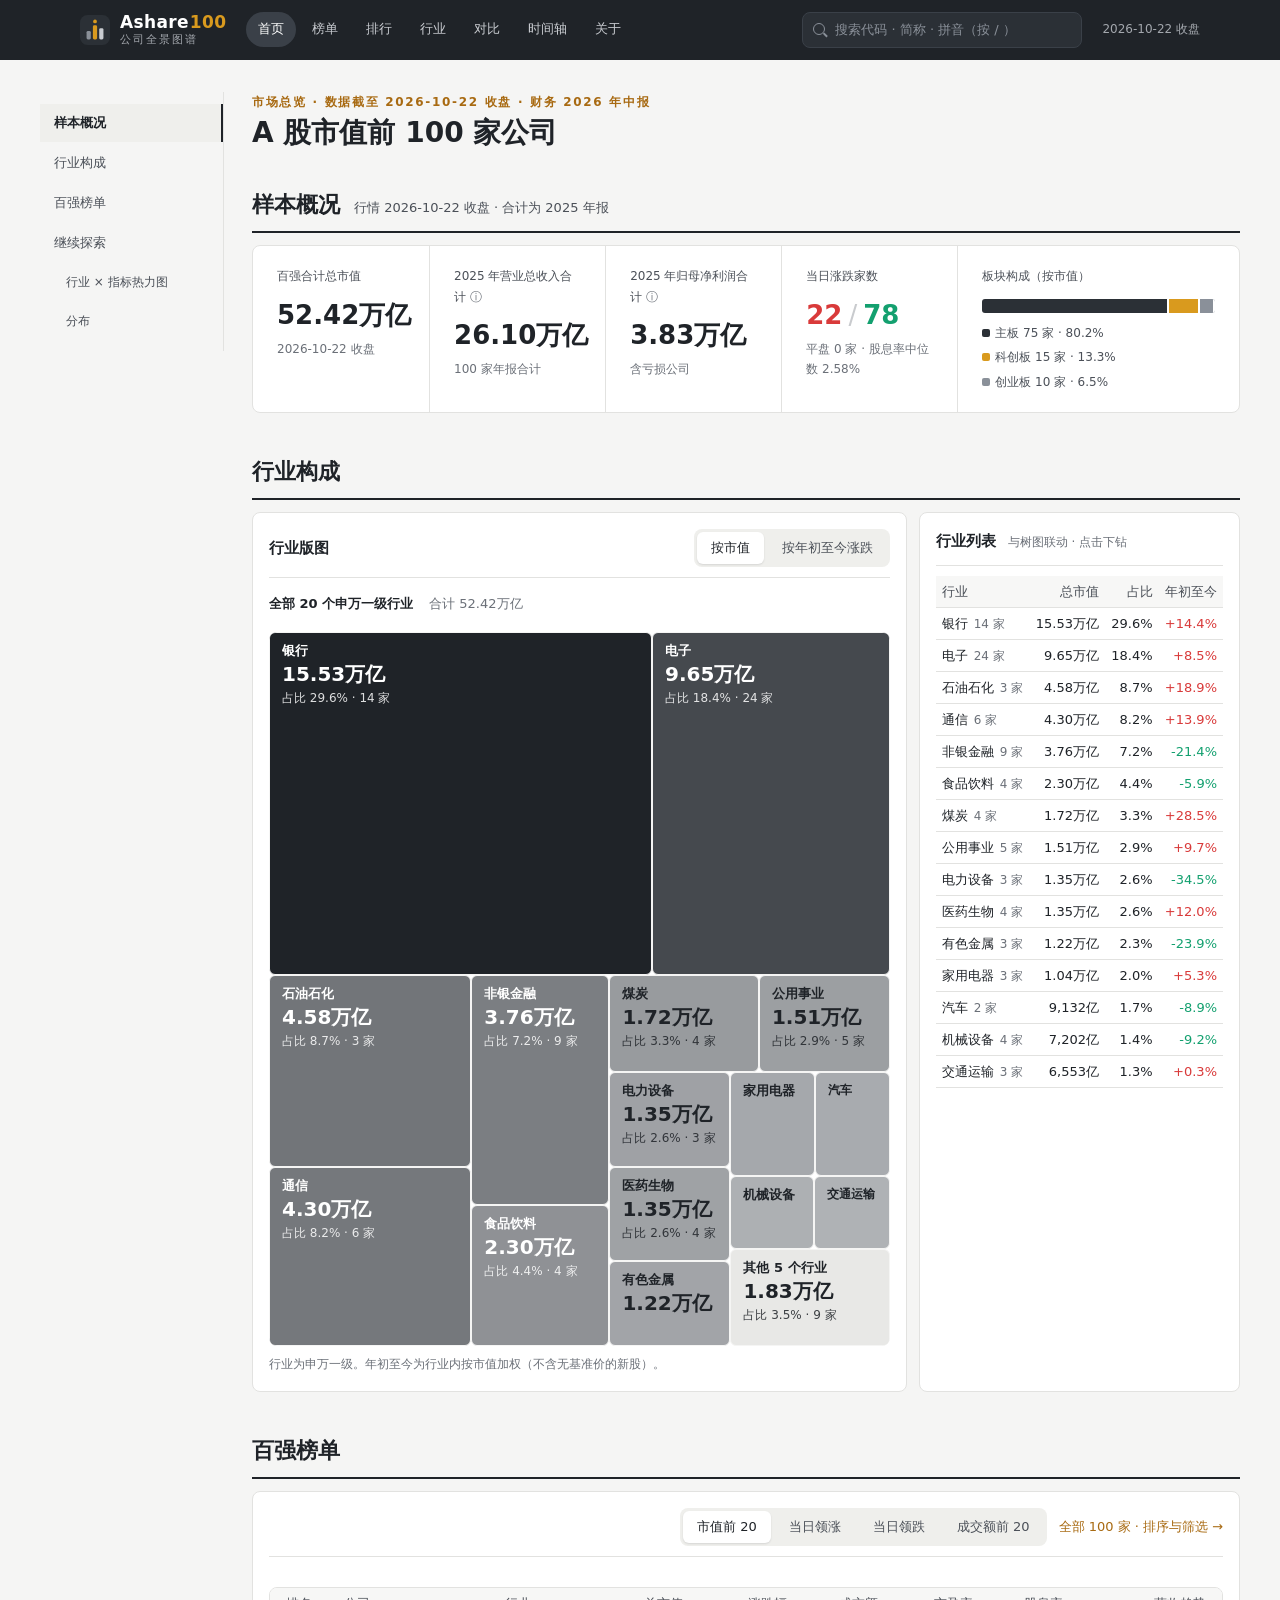
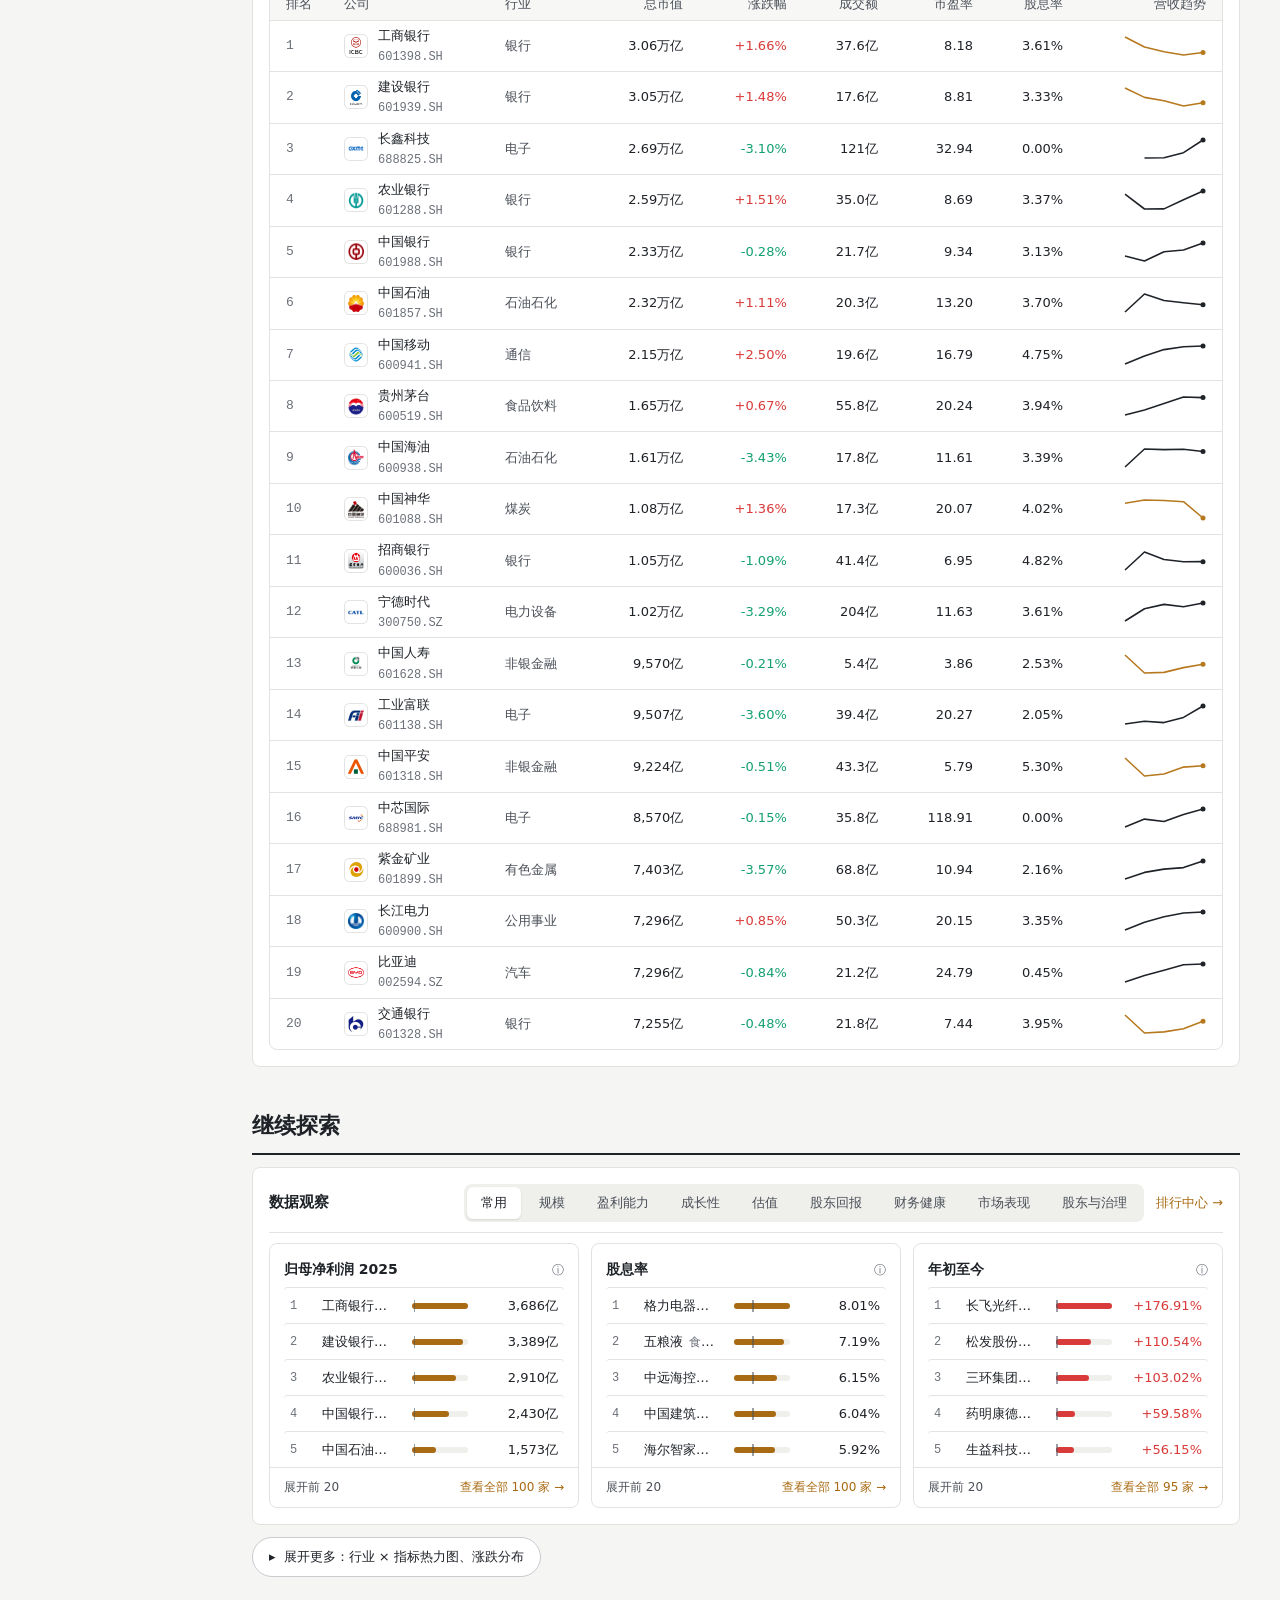
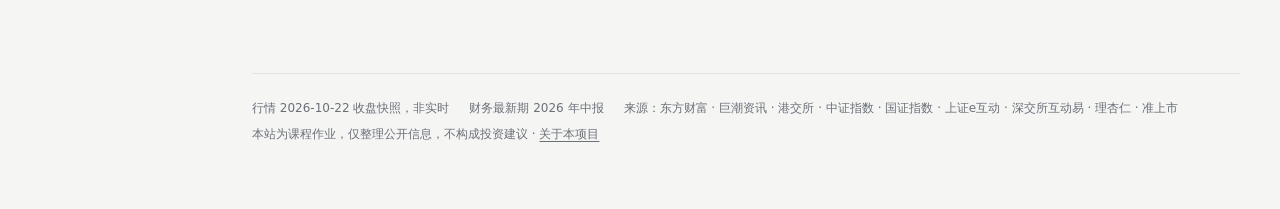
<file: web/index.html>
<!doctype html>
<html lang="zh-CN">
<head>
<meta charset="utf-8">
<meta name="viewport" content="width=device-width, initial-scale=1">
<title>Ashare100 · 公司全景图谱</title>
<link rel="icon" href="data:image/svg+xml,%3Csvg xmlns=%27http://www.w3.org/2000/svg%27 viewBox=%270 0 32 32%27%3E%3Crect width=%2732%27 height=%2732%27 rx=%278%27 fill=%27%232B3036%27/%3E%3Crect x=%277%27 y=%2717%27 width=%274.5%27 height=%279%27 rx=%271.5%27 fill=%27%238A9099%27/%3E%3Crect x=%2713.75%27 y=%2711%27 width=%274.5%27 height=%2715%27 rx=%271.5%27 fill=%27%23D99A1E%27/%3E%3Crect x=%2720.5%27 y=%2714%27 width=%274.5%27 height=%2712%27 rx=%271.5%27 fill=%27%23C9CCD1%27/%3E%3Ccircle cx=%2716%27 cy=%276.8%27 r=%272%27 fill=%27%23D99A1E%27/%3E%3C/svg%3E">
<link rel="stylesheet" href="style.css?v=20261026g">
</head>
<body>
<div id="app"></div>
<script src="data.js?v=20261026g"></script>
<script src="extra.js?v=20261026g"></script>
<script src="logos.js?v=20261026g"></script>
<script src="app.js?v=20261026g"></script>
</body>
</html>
</file>
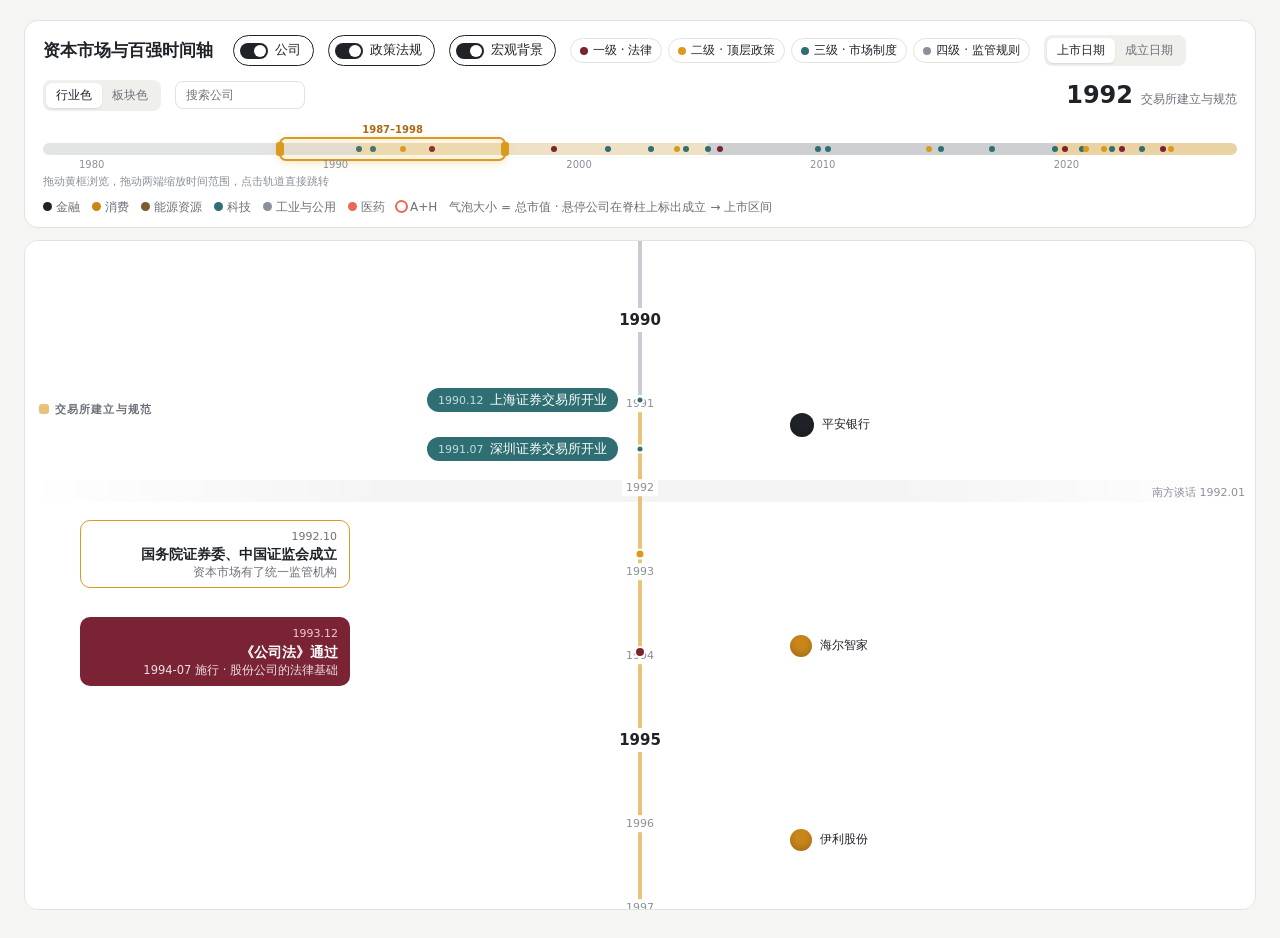
<file: web/timeline.html>
<!doctype html>
<html lang="zh-CN"><head><meta charset="utf-8"><meta name="viewport" content="width=device-width,initial-scale=1">
<title>时间轴 · Ashare100</title>
<style>
:root{--paper:#F5F5F4;--surface:#fff;--ink:#1F2328;--muted:#6B7078;--faint:#8A9099;--border:#E2E2E0;--amber:#D99A1E;
  --l1:#7A2335;--l2:#D99A1E;--l3:#2F6F73;--l4:#6B7078;--ease:cubic-bezier(.2,.8,.2,1);--pop:cubic-bezier(.2,.9,.3,1.3)}
*{box-sizing:border-box}
body{margin:0;background:var(--paper);color:var(--ink);font:14px/1.6 "PingFang SC","Microsoft YaHei",system-ui,sans-serif}
.wrap{max-width:1320px;margin:0 auto;padding:20px 24px 28px}
/* 嵌入正式网页（iframe）时：去掉外边距，框高按 iframe 高度计算 */
.embed body,.embed{background:var(--paper)}
.embed .wrap{padding:16px 24px 16px}
.embed .frame{height:calc(100vh - 254px)}
.embed body{overflow:hidden}
/* 控制面板（白色卡片） */
.panel{background:var(--surface);border:1px solid var(--border);border-radius:14px}
.head{padding:14px 18px 10px}
.row{display:flex;flex-wrap:wrap;align-items:center;gap:10px 14px}
.ttl{font-size:17px;font-weight:800;margin-right:6px}
.tog{display:inline-flex;align-items:center;gap:7px;padding:4px 12px 4px 6px;border-radius:99px;border:1px solid var(--border);cursor:pointer;font-size:13px;user-select:none;transition:border-color .2s}
.tog i{width:28px;height:16px;border-radius:8px;background:#D6D8DB;position:relative;transition:background .25s}
.tog i::after{content:'';position:absolute;left:2px;top:2px;width:12px;height:12px;border-radius:50%;background:#fff;transition:transform .25s var(--ease)}
.tog.on{border-color:#1F2328}.tog.on i{background:#1F2328}.tog.on i::after{transform:translateX(12px)}
.grades{display:inline-flex;gap:6px;align-items:center;transition:opacity .3s}
.grades.off{opacity:.3;pointer-events:none}
.gchip{display:inline-flex;align-items:center;gap:5px;padding:2px 9px;border-radius:99px;border:1px solid var(--border);cursor:pointer;font-size:12px}
.gchip b{width:8px;height:8px;border-radius:50%;background:var(--c)}
.gchip.off{opacity:.35}
.seg{display:inline-flex;background:#EFEFEC;border-radius:8px;padding:3px}
.seg button{border:0;background:none;padding:3px 10px;border-radius:6px;font:inherit;font-size:12px;color:var(--muted);cursor:pointer}
.seg button.on{background:#fff;color:var(--ink);box-shadow:0 1px 2px rgba(0,0,0,.1)}
.row input{height:28px;border:1px solid var(--border);border-radius:8px;padding:0 10px;font:inherit;font-size:12px;width:130px}
.now{margin-left:auto;display:flex;align-items:baseline;gap:8px}
.now b{font-size:24px;font-weight:800;font-variant-numeric:tabular-nums}.now span{font-size:12px;color:var(--muted)}
/* 全景导航条：细轨道 + 可拖动 / 可缩放的视窗 */
.nav{position:relative;margin-top:12px;height:44px;user-select:none}
.nav .rail{position:absolute;left:0;right:0;top:16px;height:12px;border-radius:6px;background:#F0F0EE;overflow:hidden;cursor:pointer}
.nav .era{position:absolute;top:0;bottom:0;opacity:.35}
.nav .tick{position:absolute;top:3px;width:6px;height:6px;margin-left:-3px;border-radius:50%;pointer-events:none}
.nav .yl{position:absolute;top:30px;font-size:10px;color:var(--faint);transform:translateX(-50%);pointer-events:none}
.nav .win{position:absolute;top:10px;height:24px;border-radius:7px;border:2px solid var(--amber);background:rgba(217,154,30,.12);cursor:grab;box-shadow:0 2px 8px rgba(217,154,30,.25);touch-action:none}
.nav .win:active{cursor:grabbing}
.nav .win .h{position:absolute;top:3px;bottom:3px;width:8px;border-radius:3px;background:var(--amber);cursor:ew-resize}
.nav .win .h.l{left:-5px}.nav .win .h.r{right:-5px}
.nav .win .lab{position:absolute;top:-17px;left:50%;transform:translateX(-50%);font-size:10px;font-weight:700;color:#A86A12;white-space:nowrap;pointer-events:none}
.hint{font-size:11px;color:var(--faint);margin-top:2px}
/* 时间轴框：框内滚动，内容不再溢出到页面 */
.frame{position:relative;margin-top:12px;height:calc(100vh - 230px);min-height:420px;overflow-y:auto;overflow-x:hidden;scrollbar-width:thin}
.tl{position:relative}
.ov{position:absolute;inset:0;pointer-events:none}
.spine{position:absolute;width:4px;border-radius:2px;transform-origin:top;transform:scaleY(0);transition:transform 1s var(--ease)}
.loaded .spine{transform:scaleY(1)}
.yt{position:absolute;transform:translate(-50%,-50%);font-size:11px;color:var(--faint);background:#fff;padding:0 4px;font-variant-numeric:tabular-nums}
.yt.big{font-size:15px;font-weight:800;color:var(--ink)}
.eralab{position:absolute;left:14px;font-size:11px;font-weight:700;letter-spacing:.1em;color:var(--muted)}
.eralab::before{content:'';display:inline-block;width:10px;height:10px;border-radius:3px;background:var(--c);margin-right:6px;vertical-align:-1px}
.lanehead{position:absolute;top:10px;font-size:11px;letter-spacing:.16em;color:var(--faint);font-weight:700}
/* 宏观背景（不做气泡，可关闭） */
.macro{position:absolute;left:0;right:0;background:rgba(31,35,40,.035);transition:opacity .4s}
.macro span{position:absolute;right:10px;top:4px;font-size:11px;color:var(--faint)}
.macro.pt{height:22px;margin-top:-11px;background:linear-gradient(90deg,transparent,rgba(31,35,40,.05) 30%,rgba(31,35,40,.05) 70%,transparent)}
.macro-off .macro{opacity:0}
/* 入场：从脊柱方向生长 */
.it{position:absolute;opacity:0;transition:opacity .45s var(--ease) var(--d,0ms),transform .55s var(--pop) var(--d,0ms),top .5s var(--ease),left .5s var(--ease)}
.it.in{opacity:1;transform:none}
.pol-off .pol,.pol.gone{opacity:0!important;transform:translateX(24px) scale(.88)!important;pointer-events:none}
.com-off .bub{opacity:0!important;transform:translateX(-30px) scale(.3)!important;pointer-events:none}
/* 政策卡片：外道 = 一、二级；内道 = 三、四级 */
.pol{transform:translateX(24px) scale(.88);transform-origin:right center;text-align:right}
.pol .dt{font-size:11px;color:var(--muted);font-variant-numeric:tabular-nums}
.pol.g1{width:270px;padding:8px 12px;border-radius:10px;background:var(--l1);color:#fff}
.pol.g1 .dt{color:#F1CBD2}.pol.g1 .t{font-size:14px;font-weight:700;line-height:1.35}.pol.g1 .m{font-size:11.5px;opacity:.85;line-height:1.4}
.pol.g2{width:270px;padding:7px 12px;border-radius:10px;background:#fff;border:1.5px solid var(--l2)}
.pol.g2 .t{font-size:13.5px;font-weight:700;line-height:1.35}.pol.g2 .m{font-size:11.5px;color:var(--muted);line-height:1.4}
.pol.g3{padding:2px 11px;border-radius:99px;background:var(--l3);color:#fff;font-size:12.5px;white-space:nowrap}
.pol.g3 .dt{color:#BFE0E1;margin-right:6px}
.pol.g4{padding:1px 8px;border-radius:6px;font-size:12px;color:#4B5058;white-space:nowrap;background:#F4F4F2}
.pol.g4 .dt{margin-right:6px}
.pol:hover{z-index:5;box-shadow:0 6px 16px rgba(0,0,0,.15)}
.compact .pol .m{display:none}.compact .pol.g4{display:none}
.pol.hl{outline:3px solid var(--amber);outline-offset:2px}
.sdot{position:absolute;border-radius:50%;border:2px solid #fff;transform:translate(-50%,-50%);transition:transform .2s,opacity .3s}
.sdot.on{transform:translate(-50%,-50%) scale(1.8)}
.pol-off .sdot{opacity:0}
.guide{stroke:var(--amber);stroke-width:1.5;fill:none}
/* 公司气泡 */
.bub{display:flex;align-items:center;gap:6px;transform:translateX(-30px) scale(.3);cursor:pointer;white-space:nowrap}
.bub .c{flex:none;border-radius:50%;background:var(--c);box-shadow:inset 0 -3px 6px rgba(0,0,0,.18);display:flex;align-items:center;justify-content:center;color:#fff;font-size:10px;font-weight:700;transition:transform .25s var(--pop)}
.bub.ah .c{box-shadow:0 0 0 2px #fff,0 0 0 3.5px #E86A54,inset 0 -3px 6px rgba(0,0,0,.18)}
.bub .n{font-size:12px;padding:0 2px;border-radius:4px;background:rgba(255,255,255,.85)}
.bub:hover{z-index:6}.bub:hover .c{transform:scale(1.2)}.bub:hover .n{background:#1F2328;color:#fff}
.dimc .bub:not(.hl){opacity:.12!important}
.bub.hl .c{box-shadow:0 0 0 3px var(--amber)}
/* 悬停公司：在脊柱上标出“成立 → 上市”区间 */
.span{position:absolute;width:8px;margin-left:-4px;border-radius:4px;background:var(--amber);opacity:0;transition:opacity .2s}
.span.on{opacity:.9}
.spanlab{position:absolute;font-size:11px;font-weight:700;color:#A86A12;background:#fff;padding:0 6px;border-radius:4px;border:1px solid #F1D49B;white-space:nowrap;opacity:0;transform:translateY(-50%);transition:opacity .2s}
.spanlab.on{opacity:1}
.card{position:fixed;z-index:40;pointer-events:none;width:260px;background:#1F2328;color:#fff;border-radius:12px;padding:11px 13px;font-size:12px;opacity:0;transition:opacity .15s;box-shadow:0 16px 36px rgba(0,0,0,.3)}
.card.on{opacity:1}
.card b{font-size:15px}.card .r{display:flex;justify-content:space-between;gap:12px;margin-top:2px}.card .r span:first-child{color:#A3A7AD}
.card .reg{margin-top:7px;padding-top:7px;border-top:1px solid #3A4048;color:#E9C27A}
.legend{display:flex;flex-wrap:wrap;gap:12px;font-size:12px;color:var(--muted);margin-top:8px}
.legend i{display:inline-block;width:9px;height:9px;border-radius:50%;margin-right:4px}
@media (prefers-reduced-motion:reduce){*{transition:none!important}}
</style></head><body>
<div class="wrap">
 <div class="panel head">
  <div class="row">
   <span class="ttl">资本市场与百强时间轴</span>
   <span class="tog on" data-l="com"><i></i>公司</span>
   <span class="tog on" data-l="pol"><i></i>政策法规</span>
   <span class="tog on" data-l="mac"><i></i>宏观背景</span>
   <span class="grades" id="grades"></span>
   <span class="seg" id="ev"><button data-v="list" class="on">上市日期</button><button data-v="found">成立日期</button></span>
   <span class="seg" id="colorby"><button data-v="ind" class="on">行业色</button><button data-v="board">板块色</button></span>
   <input id="q" placeholder="搜索公司">
   <span class="now"><b id="nowY">1990</b><span id="nowE"></span></span>
  </div>
  <div class="nav" id="nav"><div class="rail" id="rail"></div><div class="win" id="win"><span class="lab" id="winlab"></span><i class="h l" data-h="l"></i><i class="h r" data-h="r"></i></div></div>
  <div class="hint">拖动黄框浏览，拖动两端缩放时间范围，点击轨道直接跳转</div>
  <div class="legend" id="legend"></div>
 </div>
 <div class="panel frame" id="frame"><div class="tl" id="tl"></div></div>
</div>
<div class="card" id="card"></div>
<script src="data.js"></script>
<script src="extra.js"></script>
<script>
if(window.top!==window)document.documentElement.classList.add('embed');
const C=window.__DATA__.companies, EX=window.__EXTRA__||{};
const Y0=1978,Y1=2027,PRE=1990;
let PX=84;
const yr=d=>d?+d.slice(0,4)+(+d.slice(5,7)-1)/12+((+d.slice(8,10)||1)-1)/365:null;
const dstr=d=>d?d.slice(0,10).replace(/-/g,'.'):'—';
const money=v=>v>=1e12?(v/1e12).toFixed(2)+'万亿':(v/1e8).toFixed(0)+'亿';
const POL=[
 ['1990-12',3,'上海证券交易所开业','新中国第一家证券交易所'],['1991-07',3,'深圳证券交易所开业','沪深两市格局形成'],
 ['1992-10',2,'国务院证券委、中国证监会成立','资本市场有了统一监管机构'],['1993-12',1,'《公司法》通过','1994-07 施行 · 股份公司的法律基础'],
 ['1998-12',1,'《证券法》通过','1999-07 施行 · 证券市场基本法'],['2001-03',3,'股票发行核准制实施','审批制转向核准制','approve'],
 ['2001-08',4,'独立董事制度指导意见',''],['2002-01',4,'《上市公司治理准则》',''],
 ['2002-12',3,'QFII 制度推出','境外机构可投资 A 股'],['2004-01',2,'国九条','推进资本市场改革开放和稳定发展'],
 ['2004-05',3,'中小企业板设立','中小企业上市通道','sme'],['2005-04',3,'股权分置改革启动','A 股走向全流通'],
 ['2005-10',1,'《公司法》《证券法》修订','2006-01 施行 · 适应股改后的市场'],['2007-01',4,'《上市公司信息披露管理办法》',''],
 ['2009-10',3,'创业板开板','成长型企业上市通道','gem'],['2010-03',3,'融资融券试点','引入双向交易'],
 ['2013-11',4,'现金分红监管指引',''],['2014-05',2,'新国九条','促进资本市场健康发展、多层次资本市场'],
 ['2014-11',3,'沪港通开通','互联互通'],['2016-12',3,'深港通开通','互联互通扩展到深市'],
 ['2018-09',4,'修订《上市公司治理准则》',''],['2019-07',3,'科创板开板 · 注册制试点','注册制改革起步','star'],
 ['2019-12',1,'新《证券法》通过','2020-03 施行 · 全面推行注册制的法律基础'],['2020-08',3,'创业板注册制','注册制扩展至创业板','gemreg'],
 ['2020-10',2,'提高上市公司质量的意见','国务院文件'],['2020-12',4,'沪深交易所退市新规',''],
 ['2021-07',2,'依法从严打击证券违法活动的意见','中办国办文件'],['2021-11',3,'北京证券交易所开市','服务创新型中小企业'],
 ['2022-04',1,'《期货和衍生品法》通过','2022-08 施行 · 衍生品市场基本法'],['2023-02',3,'全面实行注册制','注册制覆盖全市场','fullreg'],
 ['2023-08',4,'《上市公司独立董事管理办法》',''],['2023-12',1,'新《公司法》修订通过','2024-07 施行 · 治理结构全面修订'],
 ['2024-04',2,'新“国九条”','强监管、防风险、严退市、重分红'],['2024-05',4,'股东减持股份管理暂行办法','']
].map(([d,g,t,m,link],i)=>({i,d,y:yr(d+'-15'),g,t,m,link}));
const GRADE={1:['一级 · 法律','#7A2335'],2:['二级 · 顶层政策','#D99A1E'],3:['三级 · 市场制度','#2F6F73'],4:['四级 · 监管规则','#8A9099']};
const MACRO=[['1978-12',null,'改革开放'],['1992-01',null,'南方谈话'],['2001-12',null,'加入 WTO'],['2008-09','2009-06','全球金融危机'],['2015-06','2016-01','股市异常波动'],['2020-01','2022-12','新冠疫情']];
const ERAS=[[1978,1990.95,'起步期','#C9CCD1'],[1990.95,2005.3,'交易所建立与规范','#E9C27A'],[2005.3,2019.55,'股改与扩容','#8A9099'],[2019.55,2027,'注册制时代','#D99A1E']];
const GROUP={银行:'金融',非银金融:'金融',食品饮料:'消费',家用电器:'消费',汽车:'消费',农林牧渔:'消费',石油石化:'能源资源',煤炭:'能源资源',有色金属:'能源资源',基础化工:'能源资源',电子:'科技',计算机:'科技',通信:'科技',医药生物:'医药',电力设备:'工业与公用',机械设备:'工业与公用',国防军工:'工业与公用',交通运输:'工业与公用',建筑装饰:'工业与公用',公用事业:'工业与公用'};
const GCOL={金融:'#1F2328',消费:'#C9861A',能源资源:'#7A5C2E',科技:'#2F6F73',工业与公用:'#8A9099',医药:'#E86A54'};
const BCOL={主板:'#4B5058',创业板:'#C9861A',科创板:'#2F6F73'};
const HK=/香港联交所|联交所|香港交易所|H股/,HKA=/H股公告|港股公告|翌日披露|证券变动月报表|海外监管公告/;
const boardOf=k=>k.startsWith('688')?'star':/^30[01]/.test(k)?'gem':/^00[23].*SZ$/.test(k)?'sme':'main';
const COMS=Object.keys(C).map(k=>{const c=C[k],id=c.identity;return{k,name:id.name_abbr,ind:id.industry_sw1,grp:GROUP[id.industry_sw1]||'工业与公用',board:id.board,bk:boardOf(k),mv:c.market.total_mv||0,f:EX[k]?.found_date,l:id.list_date,ah:HK.test(id.profile||'')||(c.announcements?.items||[]).some(a=>HKA.test(a.title||'')),hay:(id.name_abbr+k+(id.pinyin_abbr||'')).toLowerCase()}}).filter(r=>r.f&&r.l);
const MAXMV=Math.max(...COMS.map(r=>r.mv)),TOP10=new Set([...COMS].sort((a,b)=>b.mv-a.mv).slice(0,10).map(r=>r.k));
function regime(r){const y=yr(r.l);if(r.bk==='star')return['科创板注册制','star'];if(r.bk==='gem'&&r.l>='2020-08-24')return['创业板注册制','gemreg'];if(r.l>='2023-02-17')return['全面注册制','fullreg'];if(y<2001.17)return['审批制（额度 / 指标管理）',null];return['核准制'+(y>=2004?'（保荐制）':''),'approve']}
const LINKTEST={sme:r=>r.bk==='sme',gem:r=>r.bk==='gem',star:r=>r.bk==='star',gemreg:r=>regime(r)[1]==='gemreg',fullreg:r=>['fullreg','star','gemreg'].includes(regime(r)[1]),approve:r=>regime(r)[1]==='approve'};
const st={com:true,pol:true,mac:true,grades:new Set([1,2,3,4]),ev:'list',color:'ind',q:''};
const frame=document.getElementById('frame'),tl=document.getElementById('tl'),card=document.getElementById('card');
let W=0,SX=0,polEls=[],comEls=[],dots=[];
const TOP=44;
const COM_GAP=150;   // 公司区与脊柱之间的留白（放日期标签）
const MIN_PX=72;     // 每年最小像素高度：黄框可拉的最大年数 = 框高 / MIN_PX，保证公司不挤
// 1990 年前事件稀少，按 0.4 倍压缩
const Y=y=>TOP+(y<PRE?(y-Y0)*PX*.4:(PRE-Y0)*PX*.4+(y-PRE)*PX);
const Yinv=v=>{v-=TOP;const a=(PRE-Y0)*PX*.4;return v<a?Y0+v/(PX*.4):PRE+(v-a)/PX};
function build(keepYear){
  W=tl.clientWidth;SX=Math.round(W*.5);
  // 缩得很小时卡片只留标题，减少向下错开
  tl.classList.toggle('compact',PX<60);
  let h='';
  h+=MACRO.map(([a,b,n])=>b?`<div class="macro" style="top:${Y(yr(a+'-01'))}px;height:${Y(yr(b+'-28'))-Y(yr(a+'-01'))}px"><span>${n} ${a.slice(0,4)}–${b.slice(0,4)}</span></div>`:`<div class="macro pt" style="top:${Y(yr(a+'-15'))}px"><span>${n} ${a.replace('-','.')}</span></div>`).join('');
  h+=ERAS.map(([a,b,n,c])=>`<div class="spine" style="left:${SX-2}px;top:${Y(a)}px;height:${Y(Math.min(b,Y1))-Y(a)}px;background:${c}"></div><div class="eralab" style="top:${Y(a)+2}px;--c:${c}">${n}</div>`).join('');
  for(let y=1980;y<=2026;y++){if(y<PRE&&y%5)continue;h+=`<div class="yt${y%5?'':' big'}" style="left:${SX}px;top:${Y(y)}px">${y}</div>`}
  h+=`<div class="lanehead" style="right:${W-SX+30}px">制度演进</div><div class="lanehead" style="left:${SX+COM_GAP}px">公司进度</div>`;
  h+=POL.map(p=>`<div class="sdot" data-i="${p.i}" style="left:${SX}px;top:${Y(p.y)}px;width:${[0,12,11,9,7][p.g]}px;height:${[0,12,11,9,7][p.g]}px;background:${GRADE[p.g][1]}"></div>`).join('');
  h+=POL.map(p=>p.g<=2?`<div class="it pol g${p.g}" data-i="${p.i}"><div class="dt">${p.d.replace('-','.')}</div><div class="t">${p.t}</div>${p.m?`<div class="m">${p.m}</div>`:''}</div>`:`<div class="it pol g${p.g}" data-i="${p.i}"><span class="dt">${p.d.replace('-','.')}</span>${p.t}</div>`).join('');
  h+=COMS.map(r=>`<div class="it bub${r.ah?' ah':''}" data-k="${r.k}"><span class="c"></span><span class="n">${r.name}</span></div>`).join('');
  h+='<div class="span" id="span"></div><div class="spanlab" id="sl1"></div><div class="spanlab" id="sl2"></div><svg class="ov" id="ov"></svg>';
  tl.innerHTML=h;
  polEls=[...tl.querySelectorAll('.pol')];comEls=[...tl.querySelectorAll('.bub')];dots=[...tl.querySelectorAll('.sdot')];
  const hPol=layoutPol(),hCom=layoutCom();
  tl.style.height=Math.max(Y(Y1),hPol,hCom)+30+'px';
  tl.querySelector('#ov').setAttribute('width',W);tl.querySelector('#ov').setAttribute('height',tl.style.height);
  if(keepYear!=null)frame.scrollTop=Y(keepYear)-TOP;
  railBuild();reveal();onScroll();
}
/* 政策：两条道各自排布，互不挤压；不画常驻引线，脊柱上的彩色圆点即精确日期，悬停时才画连接线 */
function layoutPol(){
  const lanes={outer:-1e9,inner:-1e9};let maxB=0;
  POL.forEach((p,idx)=>{const el=polEls[idx],vis=st.grades.has(p.g);el.classList.toggle('gone',!vis);dots[idx].style.display=vis?'':'none';if(!vis)return;
    const lane=p.g<=2?'outer':'inner',hh=el.offsetHeight,w=el.offsetWidth,want=Y(p.y);
    const top=Math.max(want-hh/2,lanes[lane]+6);lanes[lane]=top+hh;maxB=Math.max(maxB,top+hh);
    const right=lane==='inner'?SX-22:SX-22-268;el.style.left=(right-w)+'px';el.style.top=top+'px';el.style.setProperty('--d',((idx%10)*35)+'ms');
    el.dataset.ex=right;el.dataset.ey=top+hh/2;el.dataset.want=want});
  return maxB;
}
/* 公司：纵向 = 精确日期，横向蜂群错落 */
function layoutCom(){
  const placed=[];let maxB=0;
  COMS.map((r,i)=>({r,i,y:Y(yr(st.ev==='list'?r.l:r.f))})).sort((a,b)=>a.y-b.y).forEach(({r,i,y},n)=>{
    const el=comEls[i],rad=Math.round(7+18*Math.sqrt(r.mv/MAXMV)),inside=TOP10.has(r.k),lw=inside?0:r.name.length*12.5+8,col=st.color==='ind'?GCOL[r.grp]:(BCOL[r.board]||'#4B5058');
    const c=el.querySelector('.c');c.style.width=c.style.height=rad*2+'px';c.style.setProperty('--c',col);c.textContent=inside?r.name.slice(0,2):'';el.querySelector('.n').style.display=inside?'none':'';
    // 气泡离脊柱留出 COM_GAP，给悬停时的“成立 / 上市”日期标签让位；
    // 碰撞盒含 A+H 外环与悬停放大的余量；右侧放不下时向下微移再找，保证不重叠
    const pad=r.ah?6:4,x0=SX+COM_GAP;let x=x0,yy=y;
    const box=()=>({x0:x-pad,x1:x+rad*2+lw+pad,y0:yy-rad-pad,y1:yy+rad+pad});
    const hit=()=>{const b=box();return placed.some(p=>b.x0<p.x1&&b.x1>p.x0&&b.y0<p.y1&&b.y1>p.y0)};
    for(let g=0;g<2000&&hit();g++){x+=6;if(box().x1>W-10){x=x0;yy+=4}}
    placed.push(box());maxB=Math.max(maxB,yy+rad);el.style.left=x+'px';el.style.top=(yy-rad)+'px';el.style.setProperty('--d',((n%12)*30)+'ms')});
  filter();return maxB;
}
function filter(){const q=st.q.toLowerCase();tl.classList.toggle('dimc',!!q);comEls.forEach((el,i)=>el.classList.toggle('hl',!!q&&COMS[i].hay.includes(q)))}
function reveal(){const lim=frame.getBoundingClientRect().bottom-20;[...polEls,...comEls].forEach(el=>{if(!el.classList.contains('in')&&el.getBoundingClientRect().top<lim)el.classList.add('in')})}
/* ---------- 全景导航条 ---------- */
const rail=document.getElementById('rail'),win=document.getElementById('win'),nav=document.getElementById('nav');
const RX=y=>(y-Y0)/(Y1-Y0)*100;
function railBuild(){
  rail.innerHTML=ERAS.map(([a,b,n,c])=>`<div class="era" style="left:${RX(a)}%;width:${RX(Math.min(b,Y1))-RX(a)}%;background:${c}"></div>`).join('')
   +POL.filter(p=>st.grades.has(p.g)&&p.g<=3).map(p=>`<div class="tick" style="left:${RX(p.y)}%;background:${GRADE[p.g][1]}"></div>`).join('');
  nav.querySelectorAll('.yl').forEach(e=>e.remove());
  [1980,1990,2000,2010,2020].forEach(y=>nav.insertAdjacentHTML('beforeend',`<div class="yl" style="left:${RX(y)}%">${y}</div>`));
}
function onScroll(){
  const a=Yinv(frame.scrollTop),b=Yinv(frame.scrollTop+frame.clientHeight),mid=Math.max(1979,Math.min(2026,Math.floor(Yinv(frame.scrollTop+frame.clientHeight*.4))));
  win.style.left=RX(Math.max(Y0,a))+'%';win.style.width=Math.max(2,RX(Math.min(Y1,b))-RX(Math.max(Y0,a)))+'%';
  document.getElementById('winlab').textContent=`${Math.floor(Math.max(Y0,a))}–${Math.ceil(Math.min(2026,b))}`;
  document.getElementById('nowY').textContent=mid;document.getElementById('nowE').textContent=(ERAS.find(e=>mid>=Math.floor(e[0])&&mid<e[1])||ERAS[0])[2];
}
frame.addEventListener('scroll',()=>{onScroll();reveal()},{passive:true});
const yAtClient=x=>{const r=nav.getBoundingClientRect();return Y0+Math.max(0,Math.min(1,(x-r.left)/r.width))*(Y1-Y0)};
rail.addEventListener('click',e=>{const y=yAtClient(e.clientX),span=Yinv(frame.scrollTop+frame.clientHeight)-Yinv(frame.scrollTop);frame.scrollTo({top:Y(y-span/2)-TOP,behavior:'smooth'})});
// 拖动视窗 = 滚动；拖动两端 = 缩放（改变每年的像素高度）
let drag=null;
win.addEventListener('pointerdown',e=>{e.preventDefault();win.setPointerCapture(e.pointerId);const a=Yinv(frame.scrollTop),b=Yinv(frame.scrollTop+frame.clientHeight);drag={mode:e.target.dataset.h||'move',x0:e.clientX,a,b}});
win.addEventListener('pointermove',e=>{if(!drag)return;const r=nav.getBoundingClientRect(),dy=(e.clientX-drag.x0)/r.width*(Y1-Y0);
  if(drag.mode==='move'){frame.scrollTop=Y(drag.a+dy)-TOP}
  else{let a=drag.a,b=drag.b;if(drag.mode==='l')a=Math.min(b-3,drag.a+dy);else b=Math.max(a+3,drag.b+dy);
    win.style.left=RX(Math.max(Y0,a))+'%';win.style.width=RX(Math.min(Y1,b))-RX(Math.max(Y0,a))+'%';const maxSpan=frame.clientHeight/MIN_PX;if(b-a>maxSpan){if(drag.mode==='l')a=b-maxSpan;else b=a+maxSpan}
    win.style.left=RX(Math.max(Y0,a))+'%';win.style.width=RX(Math.min(Y1,b))-RX(Math.max(Y0,a))+'%';drag.pending={a,span:Math.max(3,b-a)}}});
win.addEventListener('pointerup',()=>{if(drag&&drag.pending){const{a,span}=drag.pending;PX=Math.max(MIN_PX,Math.min(260,frame.clientHeight/span));build(Math.max(Y0,a))}drag=null});
/* ---------- 悬停 ---------- */
const ov=()=>tl.querySelector('#ov');
tl.addEventListener('mouseover',e=>{
  const b=e.target.closest('.bub'),p=e.target.closest('.pol');
  if(b){const r=COMS[comEls.indexOf(b)],[rg,link]=regime(r),y1=Y(yr(r.f)),y2=Y(yr(r.l)),sp=tl.querySelector('#span'),l1=tl.querySelector('#sl1'),l2=tl.querySelector('#sl2');
    sp.style.left=SX+'px';sp.style.top=Math.min(y1,y2)+'px';sp.style.height=Math.abs(y2-y1)+'px';sp.classList.add('on');
    l1.textContent='成立 '+dstr(r.f);l1.style.left=(SX+10)+'px';l1.style.top=y1+'px';l2.textContent='上市 '+dstr(r.l);l2.style.left=(SX+10)+'px';l2.style.top=y2+'px';l1.classList.add('on');l2.classList.add('on');
    polEls.forEach(el=>el.classList.toggle('hl',!!link&&POL[+el.dataset.i].link===link));
    card.innerHTML=`<b>${r.name}</b> <span style="color:#A3A7AD">${r.k}</span><div class="r"><span>行业</span><span>${r.ind}</span></div><div class="r"><span>成立 → 上市</span><span>${dstr(r.f)} → ${dstr(r.l)}</span></div><div class="r"><span>间隔</span><span>${(yr(r.l)-yr(r.f)).toFixed(1)} 年</span></div><div class="r"><span>上市地</span><span>${r.k.endsWith('SH')?'上交所':'深交所'}${r.ah?' + 港股':''}</span></div><div class="r"><span>总市值</span><span>${money(r.mv)}</span></div><div class="reg">上市时发行制度：${rg}</div>`;show(e)}
  else if(p){const ev=POL[+p.dataset.i],ex=+p.dataset.ex,ey=+p.dataset.ey,want=+p.dataset.want;
    ov().innerHTML=`<path class="guide" d="M${ex} ${ey} L ${ex+8} ${ey} L ${SX-14} ${want} L ${SX-6} ${want}"/>`;dots[ev.i].classList.add('on');
    card.innerHTML=`<span style="color:#A3A7AD">${GRADE[ev.g][0]} · ${ev.d.replace('-','.')}</span><br><b>${ev.t}</b>${ev.m?`<div style="margin-top:3px;color:#D6D8DB">${ev.m}</div>`:''}${ev.link?'<div class="reg">右侧已高亮相关公司</div>':''}`;show(e);
    if(ev.link){tl.classList.add('dimc');comEls.forEach((el,i)=>el.classList.toggle('hl',LINKTEST[ev.link](COMS[i])))}}
});
tl.addEventListener('mouseout',e=>{if(e.target.closest('.bub,.pol')&&!e.relatedTarget?.closest?.('.bub,.pol')){card.classList.remove('on');tl.querySelectorAll('.span,.spanlab').forEach(x=>x.classList.remove('on'));ov().innerHTML='';dots.forEach(d=>d.classList.remove('on'));polEls.forEach(el=>el.classList.remove('hl'));filter()}});
tl.addEventListener('mousemove',e=>{if(card.classList.contains('on'))place(e)});
tl.addEventListener('click',e=>{const b=e.target.closest('.bub');if(!b)return;if(window.top!==window)window.top.location.hash='#/'+b.dataset.k;else location.href='index.html#/'+b.dataset.k});
function show(e){card.classList.add('on');place(e)}
function place(e){card.style.left=Math.min(e.clientX+18,innerWidth-280)+'px';card.style.top=Math.min(e.clientY+18,innerHeight-190)+'px'}
/* ---------- 控件 ---------- */
document.getElementById('grades').innerHTML=Object.entries(GRADE).map(([g,[n,c]])=>`<span class="gchip" data-g="${g}" style="--c:${c}"><b></b>${n}</span>`).join('');
document.getElementById('grades').onclick=e=>{const c=e.target.closest('.gchip');if(!c)return;const g=+c.dataset.g;st.grades.has(g)?st.grades.delete(g):st.grades.add(g);c.classList.toggle('off',!st.grades.has(g));layoutPol();railBuild()};
document.querySelectorAll('.tog').forEach(t=>t.onclick=()=>{const l=t.dataset.l;st[l]=!st[l];t.classList.toggle('on',st[l]);
  const list=l==='pol'?polEls:l==='com'?comEls:[];list.forEach((el,i)=>el.style.setProperty('--d',((i%12)*30)+'ms'));
  tl.classList.toggle(l==='pol'?'pol-off':l==='com'?'com-off':'macro-off',!st[l]);document.getElementById('grades').classList.toggle('off',!st.pol)});
const seg=(id,key,after)=>document.getElementById(id).onclick=e=>{const b=e.target.closest('button');if(!b)return;st[key]=b.dataset.v;document.querySelectorAll('#'+id+' button').forEach(x=>x.classList.toggle('on',x===b));after()};
seg('ev','ev',()=>{const h=layoutCom();tl.style.height=Math.max(Y(Y1),h)+30+'px'});seg('colorby','color',()=>{layoutCom();legend()});
document.getElementById('q').oninput=e=>{st.q=e.target.value.trim();filter()};
function legend(){document.getElementById('legend').innerHTML=(st.color==='ind'?Object.entries(GCOL):Object.entries(BCOL)).map(([n,c])=>`<span><i style="background:${c}"></i>${n}</span>`).join('')+'<span><i style="background:#fff;box-shadow:0 0 0 2px #E86A54"></i>A+H</span><span>气泡大小 = 总市值 · 悬停公司在脊柱上标出成立 → 上市区间</span>'}
legend();build(1989);
requestAnimationFrame(()=>tl.classList.add('loaded'));
let rt;addEventListener('resize',()=>{clearTimeout(rt);rt=setTimeout(()=>build(Yinv(frame.scrollTop)),200)});
const focus=(window.parent!==window&&parent.__TL_FOCUS__)||new URLSearchParams(location.search).get('c');
if(focus)setTimeout(()=>{const el=comEls.find(x=>x.dataset.k===focus);if(el){frame.scrollTop=el.offsetTop-frame.clientHeight/2;el.classList.add('hl')}},400);
</script>
</body></html>
</file>
<file: web/style.css>
/* ============================================================
   A股百强 · Editorial Finance 设计系统
   所有页面只引用下面的变量，不在组件里另起主色
   ============================================================ */
:root{
  /* 颜色 */
  --color-paper:#F5F5F4;
  --color-surface:#FFFFFF;
  --color-brand:#1F2328;
  --color-brand-secondary:#A86A12;
  --color-brand-soft:#EFEFEC;
  --color-text-primary:#1F2328;
  --color-text-secondary:#4B5058;
  --color-text-faint:#6B7078;
  --color-border:#E2E2E0;
  --color-border-strong:#C9CBCE;
  --color-market-up:#D93A3A;     /* A 股：红涨 */
  --color-market-down:#13A06F;   /* A 股：绿跌 */
  --color-warning:#B7791F;

  /* 图表分类色（与涨跌色分离） */
  --chart-1:#2B3036;
  --chart-2:#D99A1E;
  --chart-3:#8A9099;
  --chart-4:#C9CCD1;
  --chart-5:#5A6068;

  /* 字体 */
  --font-sans:"PingFang SC","Hiragino Sans GB","Microsoft YaHei","Noto Sans SC",system-ui,-apple-system,sans-serif;
  --font-serif:var(--font-sans);
  --font-mono:ui-monospace,SFMono-Regular,Menlo,Consolas,monospace;

  /* 字号 */
  --fs-xs:12px;
  --fs-sm:13px;
  --fs-body:15px;
  --fs-lg:17px;
  --fs-metric:28px;
  --fs-h2:24px;
  --fs-h1:42px;
  --lh-body:1.7;

  /* 间距：4px 体系 */
  --sp-1:4px; --sp-2:8px; --sp-3:12px; --sp-4:16px; --sp-5:20px;
  --sp-6:24px; --sp-8:32px; --sp-10:40px; --sp-12:48px; --sp-16:64px;

  /* 形状 */
  --radius-sm:4px;
  --radius:8px;
  --shadow-pop:0 12px 32px rgba(31,35,40,.10);

  /* 布局 */
  --content-max:1200px;
  --gutter:40px;
  --topbar-h:60px;

  --ease:cubic-bezier(.2,.7,.2,1);
}

*{box-sizing:border-box}
html{-webkit-text-size-adjust:100%;scroll-behavior:smooth}
body{
  margin:0;background:var(--color-paper);color:var(--color-text-primary);
  font:var(--fs-body)/var(--lh-body) var(--font-sans);
  font-variant-numeric:tabular-nums;
  -webkit-font-smoothing:antialiased;
}
a{color:inherit;text-decoration:none}
button{font:inherit;color:inherit;background:none;border:0;padding:0;cursor:pointer}
input{font:inherit;color:inherit}
::selection{background:var(--color-brand);color:#fff}
:focus-visible{outline:2px solid var(--color-brand-secondary);outline-offset:2px;border-radius:2px}

.wrap{max-width:var(--content-max);margin:0 auto;padding:0 var(--gutter)}
.mono{font-family:var(--font-mono);font-size:.88em;letter-spacing:.01em}
.muted{color:var(--color-text-secondary)}
.faint{color:var(--color-text-faint)}
.up{color:var(--color-market-up)}
.down{color:var(--color-market-down)}
.flat{color:var(--color-text-secondary)}
.empty{font-size:var(--fs-sm);color:var(--color-text-faint);padding:var(--sp-4) 0}

/* ---------- 顶栏 SiteHeader ---------- */
.topbar{
  position:sticky;top:0;z-index:30;height:var(--topbar-h);
  background:rgba(247,246,240,.88);backdrop-filter:saturate(160%) blur(12px);
  border-bottom:1px solid var(--color-border);
}
.topbar .bar{display:flex;align-items:center;gap:var(--sp-5);height:100%}
.logo{font-family:var(--font-serif);font-size:18px;font-weight:700;color:var(--color-brand);letter-spacing:.06em;white-space:nowrap}
.logo small{font-family:var(--font-sans);font-weight:400;font-size:var(--fs-xs);color:var(--color-text-faint);letter-spacing:.02em;margin-left:var(--sp-2)}
.crumb{font-size:var(--fs-sm);color:var(--color-text-secondary);white-space:nowrap;overflow:hidden;text-overflow:ellipsis}
.crumb b{color:var(--color-text-primary);font-weight:500}
.crumb .mono{margin-left:var(--sp-2);color:var(--color-text-faint)}

/* ---------- 搜索 SearchInput ---------- */
.jump{margin-left:auto;position:relative;width:280px;flex:none}
.jump input{
  width:100%;height:36px;border:1px solid var(--color-border);border-radius:var(--radius);
  background:var(--color-surface);padding:0 var(--sp-3) 0 32px;font-size:var(--fs-sm);outline:none;
  transition:border-color .2s,box-shadow .2s;
}
.jump input:focus{border-color:var(--color-brand-secondary);box-shadow:0 0 0 3px var(--color-brand-soft)}
.jump::before{content:'';position:absolute;left:11px;top:11px;width:10px;height:10px;border:1.5px solid var(--color-text-faint);border-radius:50%}
.jump::after{content:'';position:absolute;left:21px;top:22px;width:5px;height:1.5px;background:var(--color-text-faint);transform:rotate(45deg)}
.drop{
  position:absolute;right:0;top:42px;width:100%;min-width:280px;background:var(--color-surface);
  border:1px solid var(--color-border);border-radius:var(--radius);box-shadow:var(--shadow-pop);
  overflow:hidden;opacity:0;transform:translateY(-4px);pointer-events:none;transition:opacity .15s,transform .15s;
}
.drop.on{opacity:1;transform:none;pointer-events:auto}
.drop .hd{padding:var(--sp-2) var(--sp-4);font-size:var(--fs-xs);color:var(--color-text-faint);border-bottom:1px solid var(--color-border)}
.drop a{display:flex;align-items:center;gap:var(--sp-3);padding:10px var(--sp-4);font-size:var(--fs-sm);border-bottom:1px solid var(--color-border)}
.drop a:last-child{border-bottom:0}
.drop a.act,.drop a:hover{background:var(--color-brand-soft)}
.drop .c{margin-left:auto;font-family:var(--font-mono);font-size:var(--fs-xs);color:var(--color-text-faint)}
.drop .ind{font-size:var(--fs-xs);color:var(--color-text-faint)}
.drop .none{padding:14px var(--sp-4);font-size:var(--fs-sm);color:var(--color-text-secondary)}

/* 站点导航 */
.sitenav{display:flex;gap:var(--sp-1)}
.sitenav a{padding:6px 12px;border-radius:999px;font-size:var(--fs-sm);color:var(--color-text-secondary);transition:background .2s,color .2s}
.sitenav a:hover{color:var(--color-brand)}
.sitenav a.on{background:var(--color-brand-soft);color:var(--color-brand);font-weight:500}
.kicker{font-size:var(--fs-xs);letter-spacing:.14em;color:var(--color-brand-secondary);font-weight:600}
.lede{color:var(--color-text-secondary);margin:var(--sp-3) 0 0;max-width:56ch;font-size:var(--fs-lg)}
.morelink{font-size:var(--fs-sm);color:var(--color-brand-secondary);white-space:nowrap}
.morelink:hover{color:var(--color-brand)}

/* ---------- 首页 ---------- */
.home{padding-bottom:var(--sp-16)}
.masthero{padding:72px 0 var(--sp-12);position:relative}
.masthero h1{margin:var(--sp-4) 0 0;font-family:var(--font-serif);font-size:56px;line-height:1.15;font-weight:700;color:var(--color-brand);letter-spacing:.01em}
.bigsearch{position:relative;margin-top:var(--sp-8);max-width:720px}
.bigsearch input{width:100%;height:60px;padding:0 var(--sp-5) 0 54px;border:1.5px solid var(--color-border-strong);border-radius:12px;background:var(--color-surface);font-size:19px;outline:none;transition:border-color .2s,box-shadow .2s}
.bigsearch input:focus{border-color:var(--color-brand);box-shadow:0 0 0 4px var(--color-brand-soft)}
.bigsearch input::placeholder{color:#A3A7AD}
.bigsearch::before{content:'';position:absolute;left:22px;top:20px;width:15px;height:15px;border:2px solid var(--color-brand-secondary);border-radius:50%}
.bigsearch::after{content:'';position:absolute;left:36px;top:36px;width:8px;height:2px;background:var(--color-brand-secondary);transform:rotate(45deg)}
.bigsearch .drop{top:66px;font-size:var(--fs-body)}
.bigsearch .drop a{padding:12px var(--sp-5)}
.hot{margin-top:var(--sp-4);display:flex;flex-wrap:wrap;align-items:center;gap:var(--sp-2);font-size:var(--fs-sm);color:var(--color-text-faint)}
.hot a{padding:3px 12px;border:1px solid var(--color-border);border-radius:999px;color:var(--color-text-secondary);background:var(--color-surface);transition:all .2s}
.hot a:hover{border-color:var(--color-brand-secondary);color:var(--color-brand)}
.hot.favs a{background:var(--color-brand-soft);border-color:transparent;color:var(--color-brand)}

.statstrip{display:grid;grid-template-columns:repeat(4,minmax(0,1fr)) 1.6fr;background:var(--color-surface);border:1px solid var(--color-border);border-radius:var(--radius)}
.statstrip>div{padding:var(--sp-5) var(--sp-6);border-left:1px solid var(--color-border);min-width:0}
.statstrip>div:first-child{border-left:0}
.statstrip .k{font-size:var(--fs-xs);color:var(--color-text-secondary)}
.statstrip .v{margin-top:6px;font-size:26px;font-weight:600;color:var(--color-brand);white-space:nowrap}
.statstrip .v .up,.statstrip .v .down{font-weight:600}
.statstrip .v.up{color:var(--color-market-up)}
.statstrip .v.down{color:var(--color-market-down)}
.statstrip .slash{margin:0 6px;color:var(--color-border-strong);font-weight:400}
.statstrip .s{margin-top:2px;font-size:var(--fs-xs);color:var(--color-text-faint)}
.bstack{display:flex;height:14px;margin:12px 0 10px;border-radius:3px;overflow:hidden}
.bstack i{display:block;height:100%;border-right:2px solid var(--color-surface)}
.blegend{display:flex;flex-wrap:wrap;gap:4px 14px;font-size:var(--fs-xs);color:var(--color-text-secondary)}
.blegend i{display:inline-block;width:8px;height:8px;border-radius:2px;margin-right:5px}

.hsec{margin-top:var(--sp-16)}
.hsec>header{display:flex;align-items:flex-end;flex-wrap:wrap;gap:var(--sp-3) var(--sp-6);padding-bottom:var(--sp-4);margin-bottom:var(--sp-5);border-bottom:2px solid var(--color-brand)}
.hsec h2{margin:var(--sp-1) 0 0;font-family:var(--font-serif);font-size:30px;font-weight:700;color:var(--color-brand)}
.hsec>header>.tabs,.hsec>header>.note,.hsec>header>.morelink{margin-left:auto}
.hsec>header>.note{font-size:var(--fs-xs);color:var(--color-text-faint)}

/* 矩形树图 */
.tm-bar{display:flex;flex-wrap:wrap;align-items:center;gap:var(--sp-2) var(--sp-4);margin-bottom:var(--sp-3);min-height:32px}
.crumbs{display:flex;flex-wrap:wrap;align-items:center;gap:var(--sp-2) var(--sp-4);font-size:var(--fs-sm)}
.crumbs b{font-weight:600;color:var(--color-brand)}
.crumbs button{height:30px;padding:0 12px;border:1px solid var(--color-border);border-radius:999px;background:var(--color-surface);font-size:var(--fs-sm);color:var(--color-text-secondary)}
.crumbs button:hover{border-color:var(--color-brand-secondary);color:var(--color-brand)}
.tm-legend{margin-left:auto;display:flex;gap:var(--sp-3);font-size:var(--fs-xs);color:var(--color-text-faint)}
.lgd i{display:inline-block;width:12px;height:12px;border-radius:2px;margin-right:5px;vertical-align:-2px;border:1px solid rgba(0,0,0,.05)}
.treemap{position:relative;border-radius:var(--radius);overflow:hidden;background:var(--color-surface)}
.tile{position:absolute;display:flex;flex-direction:column;justify-content:flex-start;align-items:flex-start;gap:2px;padding:10px 12px;text-align:left;overflow:hidden;border:1.5px solid var(--color-paper);border-radius:6px;transition:filter .2s,transform .2s;animation:tilein .55s var(--ease) both;animation-delay:var(--d,0ms)}
.tile:hover{filter:brightness(1.08) saturate(1.05);z-index:2;box-shadow:0 0 0 2px var(--color-brand) inset}
.tile:focus-visible{outline:2px solid var(--color-warning);outline-offset:-3px}
.tile .tn{font-size:var(--fs-sm);font-weight:600;line-height:1.3;white-space:nowrap;max-width:100%;overflow:hidden;text-overflow:ellipsis}
.tile .tv{font-size:20px;font-weight:600;line-height:1.2}
.tile .ts{font-size:var(--fs-xs);opacity:.85;white-space:nowrap}
.still .tile{animation:none}
@keyframes tilein{from{opacity:0;transform:scale(.94)}to{opacity:1;transform:none}}

/* 数据观察 */
.obsgrid{display:grid;grid-template-columns:repeat(3,minmax(0,1fr));gap:var(--sp-4)}
.obs{padding:var(--sp-5) var(--sp-5) var(--sp-3);background:var(--color-surface);border:1px solid var(--color-border);border-radius:var(--radius)}
.obs header{display:flex;align-items:baseline;justify-content:space-between;margin-bottom:var(--sp-3)}
.obs h3{margin:0;font-size:var(--fs-body);font-weight:600}
.obs header span{font-size:var(--fs-xs);color:var(--color-text-faint)}
.obs-row{display:grid;grid-template-columns:18px minmax(0,1fr) 64px 76px;gap:var(--sp-3);align-items:center;padding:8px 6px;border-top:1px solid var(--color-border);border-radius:var(--radius-sm);font-size:var(--fs-sm);transition:background .15s}
.obs-row:hover{background:var(--color-brand-soft)}
.obs-row .i{font-family:var(--font-mono);font-size:var(--fs-xs);color:var(--color-text-faint)}
.obs-row .n{overflow:hidden;text-overflow:ellipsis;white-space:nowrap}
.obs-row .n small{margin-left:6px;font-size:var(--fs-xs);color:var(--color-text-faint)}
.obs-row .b{height:6px;border-radius:3px;background:var(--color-brand-soft);overflow:hidden}
.obs-row .b i{display:block;height:100%;border-radius:3px;background:var(--color-brand-secondary);transform-origin:left;transform:scaleX(0);transition:transform .8s var(--ease);transition-delay:var(--d,0ms)}
.obs-row .b i.up{background:var(--color-market-up)}
.obs-row .b i.down{background:var(--color-market-down)}
.obs.in .obs-row .b i{transform:none}
.obs-row .v{text-align:right;font-weight:500;white-space:nowrap}

/* 榜单表 */
.rank-tbl{min-width:640px}
.rank-tbl tbody tr{cursor:pointer}
.rank-tbl tbody tr:focus{outline:none;background:var(--color-brand-soft);box-shadow:inset 3px 0 0 var(--color-brand)}
.rank-tbl td.rk{font-family:var(--font-mono);font-size:var(--fs-xs);color:var(--color-text-faint);width:44px}
.rank-tbl td.nm{text-align:left}
.rank-tbl td.nm a{font-weight:500;color:var(--color-text-primary)}
.rank-tbl tr:hover td.nm a{color:var(--color-brand)}
.rank-tbl td.nm small{display:block;font-size:var(--fs-xs);color:var(--color-text-faint);font-family:var(--font-mono)}
.rank-tbl th:nth-child(2),.rank-tbl th:nth-child(3),.rank-tbl td:nth-child(3){text-align:left}
.rank-tbl td.sorted{background:rgba(233,237,229,.45);font-weight:500}
.spark{display:inline-block;vertical-align:middle;overflow:visible}
.spark path{fill:none;stroke-width:1.6;stroke-linejoin:round}
.spark .sp-up{stroke:var(--color-brand)}
.spark circle.sp-up{fill:var(--color-brand);stroke:none}
.spark .sp-dn{stroke:var(--color-warning)}
.spark circle.sp-dn{fill:var(--color-warning);stroke:none}

/* ---------- 榜单页 ---------- */
.listpage{padding-top:var(--sp-12);padding-bottom:var(--sp-16)}
.ptitle{margin:var(--sp-2) 0 0;font-family:var(--font-serif);font-size:var(--fs-h1);color:var(--color-brand);font-weight:700;line-height:1.2}
.filters{position:sticky;top:var(--topbar-h);z-index:10;display:flex;flex-wrap:wrap;align-items:center;gap:var(--sp-2) var(--sp-3);margin-top:var(--sp-8);padding:var(--sp-3) 0;background:var(--color-paper)}
.fsearch input,.filters select{height:36px;border:1px solid var(--color-border);border-radius:var(--radius);background:var(--color-surface);padding:0 var(--sp-3);font-size:var(--fs-sm);outline:none}
.fsearch input{width:220px}
.fsearch input:focus,.filters select:focus{border-color:var(--color-brand-secondary);box-shadow:0 0 0 3px var(--color-brand-soft)}
.segctl{display:inline-flex;padding:3px;background:var(--color-brand-soft);border-radius:var(--radius)}
.segctl button{height:30px;padding:0 12px;border-radius:6px;font-size:var(--fs-sm);color:var(--color-text-secondary)}
.segctl button[aria-pressed="true"]{background:var(--color-surface);color:var(--color-brand);font-weight:500;box-shadow:0 1px 2px rgba(31,35,40,.12)}
.reset{height:36px;padding:0 12px;font-size:var(--fs-sm);color:var(--color-brand-secondary)}
.reset:hover{color:var(--color-brand)}
.lcount{margin-left:auto;font-size:var(--fs-sm);color:var(--color-text-secondary)}
.rank-tbl.full{min-width:1080px}
.rank-tbl.full thead th{position:sticky;top:0;z-index:2}
.rank-tbl th button{display:inline-flex;align-items:center;gap:4px;font-weight:500;color:inherit;white-space:nowrap}
.rank-tbl th button:hover{color:var(--color-brand)}
.rank-tbl th button i{width:0;height:0;border:4px solid transparent;border-top-color:var(--color-border-strong);margin-top:4px;opacity:.7}
.rank-tbl th[aria-sort="descending"] button{color:var(--color-brand)}
.rank-tbl th[aria-sort="descending"] button i{border-top-color:var(--color-brand);opacity:1}
.rank-tbl th[aria-sort="ascending"] button{color:var(--color-brand)}
.rank-tbl th[aria-sort="ascending"] button i{border-top-color:transparent;border-bottom-color:var(--color-brand);margin-top:-4px;opacity:1}
.indlink{font-size:var(--fs-sm);color:var(--color-text-secondary);border-bottom:1px dashed var(--color-border-strong)}
.indlink:hover{color:var(--color-brand);border-color:var(--color-brand)}
.emptyrow{text-align:center!important;padding:var(--sp-10)!important;color:var(--color-text-secondary)}
.emptyrow button{color:var(--color-brand-secondary)}

/* ---------- 详情页布局 ---------- */
.report{display:grid;grid-template-columns:148px minmax(0,1fr);gap:var(--sp-12);padding-top:var(--sp-12);padding-bottom:120px}
.secnav{position:sticky;top:calc(var(--topbar-h) + 32px);align-self:start;display:flex;flex-direction:column;gap:2px;border-left:1px solid var(--color-border)}
.secnav a{position:relative;padding:6px 0 6px var(--sp-4);font-size:var(--fs-sm);color:var(--color-text-faint);transition:color .2s}
.secnav a::before{content:'';position:absolute;left:-1px;top:6px;bottom:6px;width:2px;background:var(--color-brand);transform:scaleY(0);transition:transform .25s var(--ease)}
.secnav a:hover{color:var(--color-text-primary)}
.secnav a.on{color:var(--color-brand);font-weight:500}
.secnav a.on::before{transform:scaleY(1)}
.main{min-width:0}

/* ---------- 身份区 CompanyIdentity ---------- */
.hero{position:relative}
.hero .eyebrow{display:flex;flex-wrap:wrap;gap:var(--sp-2);align-items:center;margin-bottom:var(--sp-4)}
.tag{display:inline-flex;align-items:center;height:24px;padding:0 10px;border-radius:999px;font-size:var(--fs-xs);border:1px solid var(--color-border);color:var(--color-text-secondary);background:var(--color-surface)}
.tag.brand{background:var(--color-brand-soft);border-color:transparent;color:var(--color-brand)}
.tag.warn{color:var(--color-warning);border-color:#E6D5B8;background:#FBF6EC}
.tag.code{font-family:var(--font-mono)}
.hero .title{display:flex;align-items:flex-start;gap:var(--sp-5)}
.hero h1{margin:0;font-family:var(--font-serif);font-size:var(--fs-h1);line-height:1.15;font-weight:700;color:var(--color-brand);letter-spacing:.01em}
.hero .full{margin-top:var(--sp-2);font-size:var(--fs-sm);color:var(--color-text-secondary)}
.fav{margin-left:auto;flex:none;display:inline-flex;align-items:center;gap:6px;height:34px;padding:0 14px;border:1px solid var(--color-border);border-radius:999px;background:var(--color-surface);font-size:var(--fs-sm);color:var(--color-text-secondary);transition:all .2s}
.fav:hover{border-color:var(--color-brand-secondary);color:var(--color-brand)}
.fav svg{width:15px;height:15px;fill:none;stroke:currentColor;stroke-width:1.6;transition:transform .3s var(--ease)}
.fav.on{background:var(--color-brand);border-color:var(--color-brand);color:#fff}
.fav.on svg{fill:#fff;transform:scale(1.15)}
.hero .sum{margin:var(--sp-5) 0 0;max-width:62ch;font-size:var(--fs-lg);line-height:1.6;color:var(--color-text-primary)}
.stampline{margin-top:var(--sp-4);font-size:var(--fs-xs);color:var(--color-text-faint);display:flex;flex-wrap:wrap;gap:var(--sp-1) var(--sp-4)}
.stampline span::before{content:'';display:inline-block;width:6px;height:6px;border-radius:50%;background:var(--color-brand-secondary);margin-right:6px;vertical-align:1px}

/* ---------- 核心指标 MetricCard ---------- */
.metrics{display:grid;grid-template-columns:1.5fr repeat(5,1fr);margin-top:var(--sp-10);background:var(--color-surface);border:1px solid var(--color-border);border-radius:var(--radius)}
.metric{padding:var(--sp-5) var(--sp-5);border-left:1px solid var(--color-border);min-width:0}
.metric:first-child{border-left:0}
.metric .k{font-size:var(--fs-xs);color:var(--color-text-secondary);letter-spacing:.04em}
.metric .v{margin-top:var(--sp-2);font-size:24px;line-height:1.15;font-weight:500;white-space:nowrap}
.metric .s{margin-top:var(--sp-1);font-size:var(--fs-xs);color:var(--color-text-faint);white-space:nowrap;overflow:hidden;text-overflow:ellipsis}
.metric.big .v{font-size:var(--fs-metric);font-weight:600}
.chg{display:inline-flex;align-items:center;gap:3px;margin-left:var(--sp-2);font-size:var(--fs-sm);font-weight:500;padding:2px 8px;border-radius:var(--radius-sm)}
.chg.up{background:rgba(201,79,73,.09)}
.chg.down{background:rgba(35,130,103,.09)}

/* ---------- 52 周区间 + 区间涨跌 ---------- */
.band{display:grid;grid-template-columns:minmax(0,1.3fr) minmax(0,1fr);gap:var(--sp-10);margin-top:var(--sp-6);padding:var(--sp-6) var(--sp-6) var(--sp-5);background:var(--color-surface);border:1px solid var(--color-border);border-radius:var(--radius)}
.lbl{font-size:var(--fs-sm);color:var(--color-text-secondary)}
.range .track{position:relative;height:6px;border-radius:3px;margin:46px 0 10px;background:linear-gradient(90deg,var(--color-brand-soft),#D5D7DA)}
.range .mk{position:absolute;top:50%;left:0;transition:left 1.1s var(--ease)}
.range .mk i{position:absolute;left:-7px;top:-7px;width:14px;height:14px;border-radius:50%;background:var(--color-brand);border:3px solid var(--color-surface);box-shadow:0 0 0 1px var(--color-brand)}
.range .mk b{position:absolute;bottom:14px;left:0;transform:translateX(-50%);padding:3px 8px;border-radius:var(--radius-sm);background:var(--color-brand);color:#fff;font-size:var(--fs-sm);font-weight:500;white-space:nowrap}
.range .mk b::after{content:'';position:absolute;left:50%;bottom:-4px;margin-left:-4px;border:4px solid transparent;border-bottom:0;border-top-color:var(--color-brand)}
.range .ends{display:flex;justify-content:space-between;font-size:var(--fs-sm)}
.range .ends span{color:var(--color-text-secondary)}
.range .ends em{font-style:normal;font-size:var(--fs-xs);color:var(--color-text-faint);margin-right:6px}
.range .pos{margin-top:var(--sp-2);font-size:var(--fs-xs);color:var(--color-text-faint)}
.rets{display:grid;grid-template-columns:repeat(3,1fr);gap:var(--sp-3);margin-top:var(--sp-4)}
.ret{padding:var(--sp-3) 0 0;border-top:2px solid var(--color-border)}
.ret .k{font-size:var(--fs-xs);color:var(--color-text-secondary)}
.ret .v{margin-top:var(--sp-1);font-size:20px;font-weight:500}
.ret .v.na{font-size:var(--fs-sm);color:var(--color-text-faint);font-weight:400;padding-top:6px}
.ret.up{border-top-color:var(--color-market-up)}
.ret.down{border-top-color:var(--color-market-down)}

/* ---------- 章节 SectionHeader ---------- */
.sec{margin-top:var(--sp-16);scroll-margin-top:calc(var(--topbar-h) + 20px)}
.sec>header{display:flex;align-items:baseline;gap:var(--sp-4);padding-bottom:var(--sp-3);margin-bottom:var(--sp-6);border-bottom:2px solid var(--color-brand)}
.sec h2{margin:0;font-family:var(--font-serif);font-size:var(--fs-h2);font-weight:700;color:var(--color-brand)}
.sec>header .note{margin-left:auto;font-size:var(--fs-xs);color:var(--color-text-faint);text-align:right}
.sub{font-size:var(--fs-sm);font-weight:600;color:var(--color-text-primary);margin:var(--sp-8) 0 var(--sp-3);display:flex;align-items:baseline;gap:var(--sp-3)}
.sub .note{margin-left:auto;font-weight:400;font-size:var(--fs-xs);color:var(--color-text-faint)}
.card{background:var(--color-surface);border:1px solid var(--color-border);border-radius:var(--radius);padding:var(--sp-6)}

/* 档案 */
.facts{display:grid;grid-template-columns:repeat(2,minmax(0,1fr));gap:0 var(--sp-10);margin:0}
.facts div{display:flex;align-items:baseline;gap:var(--sp-4);padding:11px 0;border-bottom:1px solid var(--color-border);min-width:0}
.facts dt{flex:none;width:5.5em;color:var(--color-text-secondary);font-size:var(--fs-sm)}
.facts dd{margin:0;min-width:0;font-size:var(--fs-body);overflow-wrap:anywhere}
.facts dd a{color:var(--color-brand);border-bottom:1px solid var(--color-brand-soft)}
.facts dd a:hover{border-color:var(--color-brand)}
.profile{margin:var(--sp-6) 0 0;max-width:72ch;font-size:var(--fs-body);line-height:1.9;color:var(--color-text-secondary);
  display:-webkit-box;-webkit-line-clamp:4;-webkit-box-orient:vertical;overflow:hidden}
.profile.open{display:block}
.more{margin-top:var(--sp-2);font-size:var(--fs-sm);color:var(--color-brand-secondary)}
.more:hover{color:var(--color-brand)}

/* ---------- 指标切换 Tabs ---------- */
.tabs{display:flex;flex-wrap:wrap;gap:var(--sp-1);padding:3px;background:var(--color-brand-soft);border-radius:var(--radius);width:max-content;max-width:100%}
.tabs button{height:32px;padding:0 14px;border-radius:6px;font-size:var(--fs-sm);color:var(--color-text-secondary);transition:background .2s,color .2s}
.tabs button:hover{color:var(--color-brand)}
.tabs button[aria-selected="true"]{background:var(--color-surface);color:var(--color-brand);font-weight:500;box-shadow:0 1px 2px rgba(31,35,40,.12)}

/* 最新一期 + 派生指标 */
.kpis{display:grid;grid-template-columns:repeat(6,minmax(0,1fr));gap:var(--sp-3);margin-bottom:var(--sp-6)}
.kpi{padding:var(--sp-4);background:var(--color-surface);border:1px solid var(--color-border);border-radius:var(--radius)}
.kpi .k{font-size:var(--fs-xs);color:var(--color-text-secondary)}
.kpi .v{margin-top:6px;font-size:20px;font-weight:500;white-space:nowrap}
.kpi .s{margin-top:2px;font-size:var(--fs-xs);white-space:nowrap}
.derived{display:flex;flex-wrap:wrap;gap:var(--sp-2) var(--sp-6);margin-top:var(--sp-4);font-size:var(--fs-sm);color:var(--color-text-secondary)}
.derived b{font-weight:500;color:var(--color-text-primary);margin-left:6px}

/* ---------- 图表 FinancialChart ---------- */
.chartbox{margin-top:var(--sp-4);padding:var(--sp-5) var(--sp-5) var(--sp-3);background:var(--color-surface);border:1px solid var(--color-border);border-radius:var(--radius)}
.chart-head{display:flex;flex-wrap:wrap;align-items:center;gap:var(--sp-2) var(--sp-4);margin-bottom:var(--sp-3)}
.legend{display:flex;flex-wrap:wrap;gap:var(--sp-1) var(--sp-2)}
.lg{display:inline-flex;align-items:center;gap:6px;height:28px;padding:0 10px;border-radius:999px;font-size:var(--fs-sm);color:var(--color-text-primary);border:1px solid transparent;transition:all .2s}
.lg:hover{border-color:var(--color-border)}
.lg i{width:10px;height:10px;border-radius:2px;flex:none}
.lg i.ln{height:3px;border-radius:2px}
.lg[aria-pressed="false"]{color:var(--color-text-faint)}
.lg[aria-pressed="false"] i{background:var(--color-border-strong)!important}
.axisnote{margin-left:auto;font-size:var(--fs-xs);color:var(--color-text-faint)}
.cv{position:relative}
.cv svg{display:block;width:100%;overflow:visible}
.cv text{font-family:var(--font-sans);font-size:12px;fill:var(--color-text-faint)}
.cv .yr{font-size:13px;fill:var(--color-text-secondary)}
.cv .grid line{stroke:var(--color-border);stroke-dasharray:2 3}
.cv .zero{stroke:var(--color-border-strong)}
.cv .hl{fill:var(--color-brand-soft);opacity:0;transition:opacity .15s}
.cv .hl.on{opacity:.7}
.cb{transform-box:fill-box;transform-origin:50% 100%;animation:grow .7s var(--ease) both;animation-delay:var(--d,0ms)}
.cb.neg{transform-origin:50% 0%}
.cl{fill:none;stroke-width:2.2;stroke-linejoin:round;stroke-linecap:round;stroke-dasharray:1;stroke-dashoffset:1;animation:draw 1.1s var(--ease) .25s forwards}
.cp{stroke:var(--color-surface);stroke-width:2;opacity:0;animation:fade .3s ease forwards;animation-delay:var(--d,0ms)}
.still .cb,.still .cl,.still .cp{animation:none;stroke-dashoffset:0;opacity:1}
@keyframes grow{from{transform:scaleY(0)}to{transform:scaleY(1)}}
@keyframes draw{to{stroke-dashoffset:0}}
@keyframes fade{to{opacity:1}}
.tip{position:absolute;top:0;z-index:5;min-width:170px;padding:var(--sp-3) var(--sp-4);background:var(--color-brand);color:#fff;border-radius:var(--radius);box-shadow:var(--shadow-pop);font-size:var(--fs-sm);pointer-events:none;opacity:0;transform:translateY(4px);transition:opacity .12s,transform .12s}
.tip.on{opacity:1;transform:none}
.tip b{display:block;margin-bottom:6px;font-size:var(--fs-sm)}
.tip div{display:flex;align-items:center;gap:var(--sp-2);line-height:1.8}
.tip i{width:8px;height:8px;border-radius:2px;flex:none}
.tip span{margin-left:auto;padding-left:var(--sp-4);font-variant-numeric:tabular-nums}
.chart-foot{margin-top:var(--sp-2);font-size:var(--fs-xs);color:var(--color-text-faint)}

/* ---------- 表格 FinancialTable ---------- */
.tblwrap{overflow-x:auto;-webkit-overflow-scrolling:touch;margin-top:var(--sp-5);background:var(--color-surface);border:1px solid var(--color-border);border-radius:var(--radius)}
.tbl{width:100%;min-width:560px;border-collapse:collapse;font-size:var(--fs-sm)}
.tbl th{text-align:right;font-weight:500;color:var(--color-text-secondary);font-size:var(--fs-sm);padding:12px var(--sp-4);border-bottom:1px solid var(--color-border);background:#F7F7F6;white-space:nowrap}
.tbl th:first-child,.tbl td:first-child{text-align:left}
.tbl td{padding:11px var(--sp-4);border-bottom:1px solid var(--color-border);text-align:right;white-space:nowrap}
.tbl tr:last-child td{border-bottom:0}
.tbl tbody tr{transition:background .15s}
.tbl tbody tr:hover{background:var(--color-brand-soft)}
.tbl .na{color:var(--color-text-faint)}
.tbl .yr{font-weight:500}
.tbl .hint{font-size:var(--fs-xs);color:var(--color-warning)}

/* ---------- 股东 ShareholderBar ---------- */
.ctrl{display:grid;grid-template-columns:1fr 1fr;gap:var(--sp-4)}
.ctrl .card .k{font-size:var(--fs-xs);color:var(--color-text-secondary)}
.ctrl .card .v{margin-top:6px;font-size:var(--fs-lg);font-weight:600;color:var(--color-brand);line-height:1.5}
.ctrl .card .s{margin-top:var(--sp-1);font-size:var(--fs-sm);color:var(--color-text-secondary)}
.stack{display:flex;height:34px;margin-top:var(--sp-3);border-radius:var(--radius-sm);overflow:hidden;background:var(--color-brand-soft)}
.stack i{display:block;height:100%;transform-origin:left;animation:sx .9s var(--ease) both;animation-delay:var(--d,0ms);border-right:1px solid var(--color-surface);transition:filter .15s,opacity .15s;cursor:default}
.stack i.rest{background:repeating-linear-gradient(135deg,#E4E5E7 0 6px,#EFF0F1 6px 12px)}
.stack.hov i{opacity:.35}
.stack.hov i.on{opacity:1}
@keyframes sx{from{transform:scaleX(0)}to{transform:scaleX(1)}}
.stack-note{display:flex;justify-content:space-between;margin-top:var(--sp-2);font-size:var(--fs-xs);color:var(--color-text-faint)}
.hstats{display:grid;grid-template-columns:repeat(4,minmax(0,1fr));gap:var(--sp-3);margin-top:var(--sp-6)}
.hstats .kpi .v{font-size:20px}
.hstats .kpi .s{color:var(--color-text-faint);white-space:normal}
.holders{margin-top:var(--sp-2)}
.holder{display:grid;grid-template-columns:28px minmax(0,1fr) 180px 64px 116px;gap:var(--sp-4);align-items:center;padding:10px var(--sp-2);border-bottom:1px solid var(--color-border);border-radius:var(--radius-sm);transition:background .15s}
.holder:hover,.holder.on{background:var(--color-brand-soft)}
.holder .rk{font-family:var(--font-mono);font-size:var(--fs-xs);color:var(--color-text-faint)}
.holder .n{font-size:var(--fs-sm);overflow:hidden;text-overflow:ellipsis;white-space:nowrap}
.holder .b{height:6px;border-radius:3px;background:var(--color-brand-soft);position:relative;overflow:hidden}
.holder .b i{position:absolute;inset:0 auto 0 0;border-radius:3px;transform-origin:left;animation:sx .9s var(--ease) both;animation-delay:var(--d,0ms)}
.holder .r{text-align:right;font-size:var(--fs-sm);font-weight:500}
.holder .c{text-align:right;font-size:var(--fs-xs);white-space:nowrap}
.mini-tbl{width:100%;border-collapse:collapse;font-size:var(--fs-sm)}
.mini-tbl td,.mini-tbl th{padding:10px 0;border-bottom:1px solid var(--color-border);text-align:left;font-weight:400}
.mini-tbl th{color:var(--color-text-secondary);font-size:var(--fs-xs)}
.mini-tbl td:last-child,.mini-tbl th:last-child{text-align:right}
.two{display:grid;grid-template-columns:1fr 1fr;gap:var(--sp-6)}

/* ---------- 分红 ---------- */
.divstats{display:grid;grid-template-columns:repeat(5,minmax(0,1fr));gap:var(--sp-3)}
.nodiv{display:inline-block;font-size:var(--fs-xs);color:var(--color-warning);background:#FBF6EC;border-radius:var(--radius-sm);padding:1px 8px}

/* ---------- 主营 ---------- */
.segs{display:grid;grid-template-columns:1fr 1fr;gap:var(--sp-6)}
.donut-wrap{display:flex;align-items:center;gap:var(--sp-6)}
.donut{flex:none;width:150px;height:150px}
.donut circle{fill:none;stroke-width:22;transition:stroke-width .2s}
.donut circle.seg{animation:dash 1s var(--ease) both;animation-delay:var(--d,0ms)}
.donut circle.on{stroke-width:28}
@keyframes dash{from{stroke-dasharray:0 1000}}
.donut text{font-size:12px;fill:var(--color-text-secondary)}
.donut .ctr{font-size:15px;font-weight:600;fill:var(--color-brand)}
.seglist{flex:1;min-width:0}
.segrow{display:grid;grid-template-columns:12px minmax(0,1fr) 60px;gap:var(--sp-3);align-items:center;padding:8px 6px;font-size:var(--fs-sm);border-bottom:1px solid var(--color-border);border-radius:var(--radius-sm);transition:background .15s}
.segrow:hover,.segrow.on{background:var(--color-brand-soft)}
.segrow>i{width:10px;height:10px;border-radius:2px}
.segrow .n{overflow:hidden;text-overflow:ellipsis;white-space:nowrap}
.segrow .n small{display:block;font-size:var(--fs-xs);color:var(--color-text-faint)}
.segrow .r{text-align:right;font-weight:500}
.segbar{display:grid;grid-template-columns:minmax(0,1fr) 64px;gap:var(--sp-3);align-items:center;padding:7px 0;font-size:var(--fs-sm);border-bottom:1px solid var(--color-border)}
.segbar .n{overflow:hidden;text-overflow:ellipsis;white-space:nowrap}
.segbar .b{grid-column:1/-1;height:6px;border-radius:3px;background:var(--color-brand-soft);overflow:hidden;margin-top:-2px}
.segbar .b i{display:block;height:100%;border-radius:3px;transform-origin:left;animation:sx .9s var(--ease) both;animation-delay:var(--d,0ms)}
.segbar .r{text-align:right;font-weight:500}
.segbar.neg .n,.segbar.neg .r{color:var(--color-warning)}

/* ---------- 同行 ---------- */
.peer-metrics{display:flex;flex-wrap:wrap;gap:var(--sp-1);margin-bottom:var(--sp-4)}
.peerrow{display:grid;grid-template-columns:150px minmax(0,1fr) 96px;gap:var(--sp-4);align-items:center;padding:9px var(--sp-2);border-bottom:1px solid var(--color-border);border-radius:var(--radius-sm);font-size:var(--fs-sm);transition:background .15s}
a.peerrow:hover{background:var(--color-brand-soft)}
.peerrow .n{overflow:hidden;text-overflow:ellipsis;white-space:nowrap}
.peerrow .n small{display:block;font-size:var(--fs-xs);color:var(--color-text-faint);font-family:var(--font-mono)}
.peerrow .b{height:10px;border-radius:3px;background:var(--color-brand-soft);overflow:hidden}
.peerrow .b i{display:block;height:100%;background:var(--chart-2);border-radius:3px;transform-origin:left;animation:sx .7s var(--ease) both;animation-delay:var(--d,0ms)}
.peerrow.self{background:var(--color-brand-soft)}
.peerrow.self .b i{background:var(--color-brand)}
.peerrow.self .n{font-weight:600;color:var(--color-brand)}
.peerrow .r{text-align:right;font-weight:500}
.peerrow .r.na{color:var(--color-text-faint);font-weight:400}
.peer-out{margin-top:var(--sp-3);font-size:var(--fs-xs);color:var(--color-text-faint)}

/* ---------- 问答 ---------- */
.qa-list{display:flex;flex-direction:column;gap:var(--sp-3)}
.qa-item{padding:var(--sp-5);background:var(--color-surface);border:1px solid var(--color-border);border-radius:var(--radius)}
.qa-meta{display:flex;flex-wrap:wrap;align-items:center;gap:var(--sp-2) var(--sp-3);font-size:var(--fs-xs);color:var(--color-text-faint);margin-bottom:var(--sp-2)}
.qa-meta a{margin-left:auto;color:var(--color-brand-secondary)}
.qa-meta a:hover{color:var(--color-brand)}
.qa-q{font-size:var(--fs-body);line-height:1.75}
.qa-q::before{content:'问';display:inline-flex;align-items:center;justify-content:center;width:20px;height:20px;margin-right:8px;border-radius:4px;background:var(--color-brand-soft);color:var(--color-brand);font-size:12px;font-weight:600;vertical-align:1px}
.qa-a{position:relative;margin-top:var(--sp-3);padding:var(--sp-3) var(--sp-4);background:#F7F7F6;border-left:3px solid var(--color-brand-secondary);border-radius:0 var(--radius-sm) var(--radius-sm) 0;font-size:var(--fs-sm);line-height:1.85;color:var(--color-text-secondary);white-space:pre-wrap}
.qa-a.clamp{max-height:7.4em;overflow:hidden}
.qa-a.clamp::after{content:'';position:absolute;left:0;right:0;bottom:0;height:3em;background:linear-gradient(transparent,#F7F7F6)}
.qa-a .ad{display:block;margin-bottom:4px;font-size:var(--fs-xs);color:var(--color-text-faint)}
.qa-none{display:inline-block;margin-top:var(--sp-3);font-size:var(--fs-xs);color:var(--color-warning);background:#FBF6EC;border-radius:var(--radius-sm);padding:2px 8px}
.qa-more{margin-top:var(--sp-2);font-size:var(--fs-sm);color:var(--color-brand-secondary)}
.qa-note{margin-top:var(--sp-3);font-size:var(--fs-xs);color:var(--color-text-faint)}

/* ---------- 公告时间轴 ---------- */
.notes{margin:0;padding:0;list-style:none;position:relative}
.notes::before{content:'';position:absolute;left:96px;top:8px;bottom:8px;width:1px;background:var(--color-border)}
.notes .mo{padding:var(--sp-4) 0 var(--sp-1) 116px;font-size:var(--fs-xs);font-weight:600;color:var(--color-brand-secondary);letter-spacing:.06em}
.notes li.n{position:relative;display:grid;grid-template-columns:96px 1fr;gap:var(--sp-5);padding:9px 0;font-size:var(--fs-sm)}
.notes li.n::before{content:'';position:absolute;left:93px;top:16px;width:7px;height:7px;border-radius:50%;background:var(--color-surface);border:1.5px solid var(--color-brand-secondary)}
.notes .d{font-size:var(--fs-xs);color:var(--color-text-faint);padding-top:2px}
.notes a.t:hover{color:var(--color-brand);text-decoration:underline;text-underline-offset:3px}
.vars{display:inline-flex;gap:6px;margin-left:var(--sp-2)}
.vars a{font-size:var(--fs-xs);padding:0 6px;border:1px solid var(--color-border);border-radius:var(--radius-sm);color:var(--color-text-secondary)}
.vars a:hover{border-color:var(--color-brand-secondary);color:var(--color-brand)}

/* ---------- 详情页入口补充 ---------- */
.hero-act{margin-left:auto;display:flex;gap:var(--sp-2);flex:none}
.hero-act .fav{margin-left:0}
a.tag.brand:hover{background:var(--color-brand);color:#fff}

/* ---------- 对比页 ---------- */
.cmppage,.indpage{padding-top:var(--sp-12);padding-bottom:var(--sp-16)}
.picker{display:flex;flex-wrap:wrap;align-items:center;gap:var(--sp-3);margin-top:var(--sp-8);padding:var(--sp-4);background:var(--color-surface);border:1px solid var(--color-border);border-radius:var(--radius)}
.chips{display:flex;flex-wrap:wrap;align-items:center;gap:var(--sp-2)}
.chip{display:inline-flex;align-items:center;gap:8px;height:36px;padding:0 6px 0 12px;border-radius:999px;background:var(--color-paper);border:1px solid var(--color-border);font-size:var(--fs-sm);animation:fade .3s ease both}
.chip>i{width:10px;height:10px;border-radius:50%;background:var(--c)}
.chip a{font-weight:600;color:var(--color-text-primary)}
.chip a:hover{color:var(--color-brand)}
.chip small{font-family:var(--font-mono);font-size:var(--fs-xs);color:var(--color-text-faint)}
.chip button{width:24px;height:24px;border-radius:50%;font-size:16px;line-height:1;color:var(--color-text-faint)}
.chip button:hover{background:var(--color-brand-soft);color:var(--color-market-up)}
.chip-hint{font-size:var(--fs-xs);color:var(--color-text-faint)}
.addbox{margin-left:auto;width:260px}
.presets{display:flex;flex-wrap:wrap;align-items:center;gap:var(--sp-2);margin-top:var(--sp-3);font-size:var(--fs-sm);color:var(--color-text-faint)}
.presets button{padding:3px 12px;border:1px solid var(--color-border);border-radius:999px;background:var(--color-surface);color:var(--color-text-secondary);font-size:var(--fs-sm)}
.presets button:hover{border-color:var(--color-brand-secondary);color:var(--color-brand)}
.bigempty{padding:var(--sp-16) 0;text-align:center;font-size:var(--fs-body)}
.notice{margin-top:var(--sp-6);padding:var(--sp-3) var(--sp-4);border-left:3px solid var(--color-warning);background:#FBF6EC;border-radius:0 var(--radius-sm) var(--radius-sm) 0;font-size:var(--fs-sm);color:#6E5426}
.notice p{margin:2px 0}

.radar-wrap{display:grid;grid-template-columns:minmax(0,400px) minmax(0,1fr);gap:var(--sp-8);align-items:center;padding:var(--sp-6);background:var(--color-surface);border:1px solid var(--color-border);border-radius:var(--radius)}
.radar svg{display:block;width:100%;height:auto;overflow:visible}
.radar .ring{fill:none;stroke:var(--color-border)}
.radar .ring:last-of-type{stroke:var(--color-border-strong)}
.radar .spoke{stroke:var(--color-border)}
.radar .ax{font-size:13px;fill:var(--color-text-secondary);font-weight:600}
.radar .rp{transform-box:view-box;transform-origin:50% 50%;animation:radarin .8s var(--ease) both;animation-delay:var(--d,0ms);transition:opacity .2s}
.radar .rp polygon{fill:var(--c);fill-opacity:.12;stroke:var(--c);stroke-width:2;stroke-linejoin:round}
.radar .rp circle{fill:var(--c);stroke:var(--color-surface);stroke-width:1.5}
.radar svg.hov .rp{opacity:.15}
.radar svg.hov .rp.on{opacity:1}
.radar svg.hov .rp.on polygon{fill-opacity:.25}
@keyframes radarin{from{transform:scale(0);opacity:0}to{transform:none;opacity:1}}
.radar-tbl td,.radar-tbl th{text-align:center!important}
.radar-tbl td:first-child,.radar-tbl th:first-child{text-align:left!important}
.radar-tbl td small{display:block;font-size:var(--fs-xs);color:var(--color-text-faint)}
.radar-tbl td[data-j],.radar-tbl th[data-j]{cursor:default;font-weight:500}

.cmp-tbl{min-width:520px}
.cmp-tbl thead th{text-align:left!important;font-size:var(--fs-body);border-bottom:3px solid var(--c,var(--color-border))}
.cmp-tbl thead th:first-child{border-bottom-color:var(--color-border)}
.cmp-tbl thead th a{color:var(--color-text-primary);font-weight:600}
.cmp-tbl thead th a:hover{color:var(--color-brand)}
.cmp-tbl tbody th{text-align:left;font-weight:400;color:var(--color-text-secondary);padding:10px var(--sp-4);border-bottom:1px solid var(--color-border);white-space:nowrap;width:180px}
.cmp-tbl td{text-align:left!important;vertical-align:middle}
.cmp-tbl tr.grp td{padding:14px var(--sp-4) 6px;font-size:var(--fs-xs);font-weight:600;letter-spacing:.06em;color:var(--color-brand-secondary);background:#F7F7F6}
.cmp-tbl tr.grp:hover{background:#F7F7F6}
.cv-v{display:block;font-weight:500}
.cv-b{display:block;height:4px;margin-top:5px;max-width:160px;border-radius:2px;background:var(--color-brand-soft);overflow:hidden}
.cv-b i{display:block;height:100%;border-radius:2px;transform-origin:left;animation:sx .7s var(--ease) both}
.cmp-tbl td.best .cv-v::after{content:'◆';margin-left:6px;font-size:10px;color:var(--color-warning);vertical-align:2px}

/* ---------- 行业页 ---------- */
.ichips{display:flex;gap:var(--sp-2);margin:var(--sp-3) 0 var(--sp-6);overflow-x:auto;padding-bottom:6px;scrollbar-width:thin}
.ichip{flex:none;display:inline-flex;align-items:center;gap:6px;height:32px;padding:0 12px;border-radius:999px;border:1px solid var(--color-border);background:var(--color-surface);font-size:var(--fs-sm);color:var(--color-text-secondary);transition:all .2s}
.ichip small{font-size:var(--fs-xs);color:var(--color-text-faint)}
.ichip:hover{border-color:var(--color-brand-secondary);color:var(--color-brand)}
.ichip.on{background:var(--color-brand);border-color:var(--color-brand);color:#fff}
.ichip.on small{color:rgba(255,255,255,.7)}
.ind-stats{grid-template-columns:repeat(5,minmax(0,1fr));margin-top:var(--sp-6)}
.subbar{display:flex;height:10px;margin-top:var(--sp-5);border-radius:3px;overflow:hidden;gap:2px}
.subbar span{display:block;height:100%}
.sublegend{display:flex;flex-wrap:wrap;gap:4px 16px;margin-top:var(--sp-2);font-size:var(--fs-xs);color:var(--color-text-secondary)}
.sublegend i{display:inline-block;width:8px;height:8px;border-radius:2px;margin-right:5px}
.scatter-host .dot{stroke:var(--color-surface);stroke-width:1.5;fill-opacity:.85;cursor:pointer;transition:fill-opacity .15s,stroke .15s}
.scatter-host .dot:hover{fill-opacity:1;stroke:var(--color-text-primary)}
.scatter-host .bgdot{fill:#D6D8DB;fill-opacity:.55}
.scatter-host .dotg{transform-box:fill-box;transform-origin:center;animation:pop .5s var(--ease) both;animation-delay:var(--d,0ms)}
.scatter-host .still .dotg{animation:none}
@keyframes pop{from{transform:scale(0);opacity:0}to{transform:none;opacity:1}}
.scatter-host .dl{font-size:12px;fill:var(--color-text-primary);pointer-events:none;paint-order:stroke;stroke:var(--color-surface);stroke-width:3px}
.scatter-host .med{stroke:var(--color-warning);stroke-dasharray:5 4;stroke-width:1.2}
.scatter-host .medt{font-size:11px;fill:var(--color-warning)}
.scatter-host .axt{font-size:12px;fill:var(--color-text-secondary)}
.scatter-host .lg{cursor:default}

/* ---------- 页脚 ---------- */
footer{margin-top:96px;padding-top:var(--sp-6);border-top:1px solid var(--color-border);font-size:var(--fs-xs);color:var(--color-text-faint);display:flex;flex-wrap:wrap;gap:6px 20px}

/* ---------- 滚动渐显 ---------- */
.rv{opacity:0;transform:translateY(14px);transition:opacity .6s var(--ease),transform .6s var(--ease)}
.rv.in{opacity:1;transform:none}

/* ---------- 响应式 ---------- */
@media (max-width:1023px){
  :root{--gutter:28px;--fs-h1:34px}
  .report{grid-template-columns:minmax(0,1fr);gap:0;padding-top:0}
  .secnav{position:sticky;top:var(--topbar-h);z-index:20;flex-direction:row;gap:var(--sp-1);overflow-x:auto;border-left:0;margin:0 calc(var(--gutter) * -1);padding:10px var(--gutter);background:rgba(247,246,240,.94);backdrop-filter:blur(10px);border-bottom:1px solid var(--color-border);scrollbar-width:none}
  .secnav::-webkit-scrollbar{display:none}
  .secnav a{flex:none;padding:5px 12px;border-radius:999px}
  .secnav a::before{display:none}
  .secnav a.on{background:var(--color-brand);color:#fff}
  .main{padding-top:var(--sp-8)}
  .metrics{grid-template-columns:repeat(3,1fr)}
  .metric:nth-child(4){border-left:0}
  .metric:nth-child(n+4){border-top:1px solid var(--color-border)}
  .kpis{grid-template-columns:repeat(3,minmax(0,1fr))}
  .divstats{grid-template-columns:repeat(3,minmax(0,1fr))}
  .band{grid-template-columns:1fr;gap:var(--sp-6)}
  .holder{grid-template-columns:24px minmax(0,1fr) 100px 58px 96px}
}
@media (max-width:639px){
  :root{--gutter:16px;--fs-h1:28px;--fs-h2:20px}
  .topbar .bar{gap:var(--sp-3)}
  .logo small,.crumb{display:none}
  .jump{width:auto;flex:1}
  .drop{min-width:0}
  .hero .title{flex-direction:column;gap:var(--sp-3)}
  .fav{margin-left:0}
  .hero .sum{font-size:var(--fs-body)}
  .metrics{grid-template-columns:repeat(2,1fr)}
  .metric{border-left:1px solid var(--color-border)!important;border-top:1px solid var(--color-border)}
  .metric:nth-child(odd){border-left:0!important}
  .metric:nth-child(-n+2){border-top:0}
  .metric.big{grid-column:1/-1;border-left:0!important}
  .metric.big+.metric{border-top:1px solid var(--color-border);border-left:0!important}
  .metric.big+.metric~.metric:nth-child(odd){border-left:1px solid var(--color-border)!important}
  .metric.big+.metric~.metric:nth-child(even){border-left:0!important}
  .kpis,.hstats,.divstats{grid-template-columns:repeat(2,minmax(0,1fr))}
  .facts,.ctrl,.two,.segs{grid-template-columns:1fr}
  .donut-wrap{flex-direction:column;align-items:stretch}
  .donut{align-self:center}
  .holder{grid-template-columns:20px minmax(0,1fr) 56px;gap:var(--sp-2)}
  .holder .b,.holder .c{display:none}
  .peerrow{grid-template-columns:92px minmax(0,1fr) 72px;gap:var(--sp-2)}
  .notes::before{left:6px}
  .notes .mo{padding-left:24px}
  .notes li.n{grid-template-columns:1fr;gap:0;padding-left:24px}
  .notes li.n::before{left:3px}
  .axisnote{margin-left:0;width:100%}
  .sitenav a:first-child{display:none}
  .sitenav a{padding:6px 8px}
  .sitenav{gap:0}
  .logo{font-size:16px}
  .hero-act{margin-left:0}
  .addbox{margin-left:0;width:100%}
  .radar-wrap{grid-template-columns:1fr;padding:var(--sp-4)}
  .ind-stats{grid-template-columns:1fr 1fr}
  .ind-stats>div:last-child{grid-column:1/-1;border-left:0!important}
  .cmp-tbl tbody th{width:auto;position:sticky;left:0;background:var(--color-surface);z-index:1}
  .masthero{padding-top:var(--sp-10)}
  .masthero h1{font-size:32px}
  .bigsearch input{height:52px;font-size:var(--fs-body)}
  .bigsearch::before{top:16px}
  .bigsearch::after{top:32px}
  .statstrip{grid-template-columns:1fr 1fr}
  .statstrip>div{border-left:0;border-top:1px solid var(--color-border);padding:var(--sp-4)}
  .statstrip>div:nth-child(-n+2){border-top:0}
  .statstrip>div:nth-child(even){border-left:1px solid var(--color-border)}
  .statstrip .v{font-size:20px}
  .statstrip .boards{grid-column:1/-1;border-left:0!important}
  .obsgrid{grid-template-columns:1fr}
  .hsec h2{font-size:24px}
  .hsec>header>.tabs{margin-left:0}
  .tm-legend{margin-left:0}
  .tile{padding:6px 8px}
  .tile .tv{font-size:var(--fs-body)}
  .fsearch,.fsearch input{width:100%}
  .filters{position:static}
  .lcount{margin-left:0}
  .rank-tbl td.nm,.rank-tbl th:nth-child(2){position:sticky;left:0;z-index:1;background:var(--color-surface);box-shadow:1px 0 0 var(--color-border)}
  .rank-tbl tbody tr:hover td.nm,.rank-tbl tbody tr:focus td.nm{background:var(--color-brand-soft)}
  .rets .ret .v{font-size:var(--fs-lg)}
}
@media (min-width:640px) and (max-width:1023px){
  .masthero h1{font-size:44px}
  .statstrip{grid-template-columns:repeat(4,minmax(0,1fr))}
  .statstrip .boards{grid-column:1/-1;border-left:0;border-top:1px solid var(--color-border)}
  .obsgrid{grid-template-columns:repeat(2,minmax(0,1fr))}
  .radar-wrap{grid-template-columns:1fr}
  .radar{max-width:420px;margin:0 auto}
  .ind-stats{grid-template-columns:repeat(3,minmax(0,1fr))}
  .ind-stats>div:nth-child(4){border-left:0}
  .ind-stats>div:nth-child(n+4){border-top:1px solid var(--color-border)}
}
@media (prefers-reduced-motion:reduce){
  *,*::before,*::after{animation:none!important;transition:none!important}
  .cl{stroke-dashoffset:0}
  .cp{opacity:1}
  .rv{opacity:1;transform:none}
}

/* ===== 前端升级 v2 · P0 ===== */
/* 等宽数字 */
.v,.tbl td,.kpi .v,.metric .v,.obs-row .v,.mini-tbl td,.ftip{font-variant-numeric:tabular-nums}

/* 浮层提示 */
.ftip{position:fixed;left:0;top:0;z-index:60;pointer-events:none;max-width:340px;padding:10px 12px;border-radius:8px;background:var(--color-surface);color:var(--color-text-primary);border:1px solid var(--color-border);box-shadow:0 8px 24px rgba(31,35,40,.16);font-size:12px;line-height:1.6;opacity:0;margin-top:4px;transition:opacity .12s,margin .12s}
.ftip.on{opacity:1;margin-top:0}
.tip-h{display:flex;align-items:baseline;gap:8px;font-size:13px}
.tip-h span{color:var(--color-text-faint);font-size:12px}
.tip-sub{color:var(--color-text-secondary);margin:2px 0 6px}
.tip-list{border-top:1px solid var(--color-border);padding-top:6px}
.tip-row{display:grid;grid-template-columns:84px 1fr auto 52px;align-items:center;gap:8px;height:22px;animation:tiprow .18s both;animation-delay:var(--d)}
.tip-row .n{white-space:nowrap;overflow:hidden;text-overflow:ellipsis}
.tip-row .b{height:6px;background:var(--color-brand-soft);border-radius:3px;overflow:hidden;min-width:60px}
.tip-row .b i{display:block;height:100%;background:var(--color-brand-secondary);border-radius:3px;transform-origin:left;animation:tipbar .3s both;animation-delay:var(--d)}
.tip-row .v{text-align:right}
.tip-kv{display:grid;grid-template-columns:auto 1fr;gap:2px 12px;margin:6px 0}
.tip-kv b{text-align:right;font-weight:600}
.tip-f{color:var(--color-text-faint);margin-top:6px}
.ftip .up{color:var(--color-market-up)}.ftip .down{color:var(--color-market-down)}
@keyframes tiprow{from{opacity:0;transform:translateY(3px)}}
@keyframes tipbar{from{transform:scaleX(0)}}
@media (prefers-reduced-motion:reduce){.ftip,.tip-row,.tip-row .b i{transition:none;animation:none}}

/* 树图：悬停弱化其他格子，格名不再截断 */
.treemap .tile{transition:filter .2s,opacity .2s}
.treemap:hover .tile:not(:hover){filter:opacity(.6)}

.tile .tn{text-overflow:clip}
.tile.other{background-image:repeating-linear-gradient(135deg,transparent 0 6px,rgba(31,35,40,.05) 6px 12px)}

/* 公司简介 */
.profile-body{max-width:68ch;margin-top:var(--sp-6)}
.profile-body p{margin:0 0 .8em;font-size:var(--fs-body);line-height:1.8;color:var(--color-text-secondary)}
.profile-body:not(.open) p:nth-child(n+2){display:none}
.prof-tags{display:flex;flex-wrap:wrap;gap:6px;margin-top:var(--sp-4)}
.prof-src{display:flex;flex-wrap:wrap;gap:4px 16px;font-size:12px;color:var(--color-text-faint);margin-top:var(--sp-3)}
.prof-src a{color:var(--color-brand-secondary)}
.prof-src a:hover{color:var(--color-brand)}

/* 问答来源链接 */
.qa-meta .qa-src{margin-left:auto;display:flex;gap:10px;align-items:center}
.qa-meta .qa-src a{margin-left:0}
.qa-meta .qa-src button{font-size:12px;color:var(--color-text-faint);text-decoration:underline dotted;text-underline-offset:3px}
.qa-meta .qa-src button:hover{color:var(--color-brand)}
.qa-meta .qi{cursor:help;color:var(--color-text-faint)}

/* 公告筛选 */
.annbar{display:flex;flex-wrap:wrap;gap:8px;align-items:center;margin-bottom:var(--sp-4)}
.annbar .chip{height:28px;padding:0 12px;border-radius:14px;border:1px solid var(--color-border);background:var(--color-surface);font-size:12px;color:var(--color-text-secondary)}
.annbar .chip b{font-weight:500;color:var(--color-text-faint);margin-left:4px}
.annbar .chip[aria-pressed="true"]{background:var(--color-brand);border-color:var(--color-brand);color:#fff}
.annbar .chip[aria-pressed="true"] b{color:rgba(255,255,255,.7)}
.annbar input{margin-left:auto;height:28px;width:200px;padding:0 10px;border:1px solid var(--color-border);border-radius:6px;background:var(--color-surface);font-size:12px}
.notes .cat{display:inline-block;margin-right:8px;padding:0 6px;border-radius:4px;background:var(--color-brand-soft);color:var(--color-brand-secondary);font-size:11px;line-height:18px;vertical-align:1px}
.ann-note{font-size:12px;color:var(--color-text-faint);margin-top:var(--sp-3)}
.ann-note a{color:var(--color-brand-secondary)}
@media (max-width:640px){.annbar input{margin-left:0;width:100%}}

/* ===== 前端升级 v2 · P1 ===== */
/* 顶栏：常驻搜索 + 数据日期 */
.topbar .asof{flex:none;font-size:var(--fs-xs);color:var(--color-text-faint);white-space:nowrap}
.crumb a{color:var(--color-text-secondary)}.crumb a:hover{color:var(--color-brand)}
.crumb span{margin:0 6px;color:var(--color-text-faint)}

/* 面板网格（首页 / 排行全量页） */
.dash-page{padding-top:var(--sp-8)}
.dash-head{display:flex;align-items:flex-end;flex-wrap:wrap;gap:var(--sp-3) var(--sp-6);margin-bottom:var(--sp-5)}
.dash-head .ptitle{margin:var(--sp-1) 0 0;font-size:28px}
.dash-head .hot{margin:0 0 0 auto}
.dash-head .favs{margin-left:var(--sp-4)}
.dash{display:grid;grid-template-columns:repeat(12,minmax(0,1fr));gap:12px;margin-top:12px}
.panel{min-width:0;display:flex;flex-direction:column;padding:16px;background:var(--color-surface);border:1px solid var(--color-border);border-radius:var(--radius)}
.panel>header{display:flex;align-items:center;flex-wrap:wrap;gap:8px 12px;padding-bottom:10px;margin-bottom:10px;border-bottom:1px solid var(--color-border)}
.panel>header h2{margin:0;font-size:15px;font-weight:600;color:var(--color-brand)}
.panel>header .note{font-size:var(--fs-xs);color:var(--color-text-faint)}
.panel>header .tabs,.panel>header .morelink{margin-left:auto}
.panel>header .tabs+.morelink{margin-left:0}
.span-4{grid-column:span 4}.span-8{grid-column:span 8}.span-12{grid-column:span 12}
.panel .tm-bar{margin-top:0}
.stat-link{display:block;padding:var(--sp-5) var(--sp-6);border-left:1px solid var(--color-border);min-width:0;transition:background .15s}
.stat-link:hover{background:var(--color-brand-soft)}
.statstrip [data-tip-fn]{cursor:help}
.qi{cursor:help;font-size:12px;color:var(--color-text-faint);font-weight:400}
.bstack a{display:block;height:100%;border-right:2px solid var(--color-surface);transition:filter .15s}
.bstack a:hover{filter:brightness(1.15)}

/* 行业列表（与树图联动） */
.indlist{flex:1;max-height:520px;overflow:auto;overscroll-behavior:contain;scrollbar-width:thin}
.tbl.compact th,.tbl.compact td{height:32px;padding-top:4px;padding-bottom:4px;font-size:13px}
.tbl .num{text-align:right}
#indlist tr{cursor:pointer;transition:background .12s}
#indlist tr:hover,#indlist tr.hl{background:var(--color-brand-soft)}
#indlist td small{margin-left:6px;font-size:var(--fs-xs);color:var(--color-text-faint)}
.treemap.hov .tile:not(.hl){filter:opacity(.45)}
.treemap.hov .tile.hl{box-shadow:0 0 0 2px var(--color-brand) inset;filter:brightness(1.06)}

/* 可滚动排行卡 */
.rankgrid{display:grid;grid-template-columns:repeat(3,minmax(0,1fr));gap:12px}
.rank-card{display:flex;flex-direction:column;min-width:0;padding:14px 14px 0;background:var(--color-surface);border:1px solid var(--color-border);border-radius:var(--radius);transition:transform .2s var(--ease),box-shadow .2s}
.rank-card:hover,.rank-card:focus-within{transform:translateY(-2px);box-shadow:0 10px 28px rgba(31,35,40,.12);z-index:1}
.rank-card header{display:flex;align-items:baseline;gap:8px;margin-bottom:6px}
.rank-card h3{margin:0;font-size:14px;font-weight:600}
.rank-card header .qi{margin-left:auto}
.rank-card .body{max-height:180px;overflow:hidden;overscroll-behavior:contain;scrollbar-width:thin}
.rank-card:hover .body,.rank-card .body:focus{overflow-y:auto}
.rank-card .obs-row{height:36px;padding:0 6px;grid-template-columns:20px minmax(0,1fr) 56px 78px}
.rank-card .obs-row .b{position:relative;overflow:visible}
.rank-card .obs-row .b i{transform:none;animation:sx .7s var(--ease) both;animation-delay:var(--d,0ms)}
.rank-card .obs-row .b em{position:absolute;top:-3px;bottom:-3px;width:1.5px;background:var(--color-text-secondary);opacity:.55}
.rank-card .more{display:block;margin:0 -14px;padding:9px 14px;border-top:1px solid var(--color-border);font-size:12px;color:var(--color-brand-secondary);text-align:right}
.rank-card .more:hover{color:var(--color-brand);background:var(--color-brand-soft)}

/* 排行中心 / 全量页 */
.rankpage{padding-top:var(--sp-8);padding-bottom:80px}
.rankpage .hsec{margin-top:var(--sp-10)}
.rankpage .hsec h2{font-size:22px}
.rk-title{display:flex;align-items:center;flex-wrap:wrap;gap:var(--sp-4)}
.rk-title select,.filters select{height:32px;padding:0 10px;border:1px solid var(--color-border);border-radius:6px;background:var(--color-surface);font-size:13px}
.rk-stats{grid-template-columns:repeat(4,minmax(0,1fr));margin-top:var(--sp-4)}
.chk{display:inline-flex;align-items:center;gap:6px;font-size:13px;color:var(--color-text-secondary)}
.tag button{margin-left:4px;color:inherit}
.strip-host{min-height:150px}
.strip text{font-size:11px;fill:var(--color-text-faint)}
.strip .axis{stroke:var(--color-border-strong)}
.strip .iqr{fill:var(--color-brand-soft)}
.strip .med{stroke:var(--color-warning);stroke-dasharray:3 3}
.strip .medt{fill:var(--color-warning)}
.sdot{fill:var(--color-brand-secondary);fill-opacity:.7;stroke:var(--color-surface);stroke-width:1;cursor:pointer;transition:fill-opacity .15s}
.sdot:hover{fill-opacity:1;stroke:var(--color-brand);stroke-width:1.5}
.sdot.up{fill:var(--color-market-up)}.sdot.down{fill:var(--color-market-down)}
.sdot.out{fill-opacity:0;stroke:var(--color-brand-secondary);stroke-width:1.5}
.indmed,.hbars{display:flex;flex-direction:column;gap:2px;max-height:420px;overflow:auto;scrollbar-width:thin}
.hbars{max-height:none}
.hb{display:grid;grid-template-columns:120px minmax(0,1fr) 96px;align-items:center;gap:10px;min-height:30px;padding:2px 6px;border-radius:var(--radius-sm);font-size:13px;text-align:left;transition:background .12s}
.hb:hover,.hb.on{background:var(--color-brand-soft)}
.hb .n{overflow:hidden;text-overflow:ellipsis;white-space:nowrap}
.hb .n small{margin-left:6px;font-size:11px;color:var(--color-text-faint)}
.hb .b{position:relative;height:8px;border-radius:3px;background:var(--color-brand-soft)}
.hb .b i{display:block;height:100%;border-radius:3px;background:var(--color-brand-secondary);transform-origin:left;animation:sx .6s var(--ease) both;animation-delay:var(--d,0ms)}
.hb .b i.neg,.hb .b i.down{background:var(--color-market-down)}.hb .b i.up{background:var(--color-market-up)}
.hb .b em{position:absolute;top:-4px;bottom:-4px;width:1.5px;background:var(--color-warning)}
.hb .v{text-align:right;font-variant-numeric:tabular-nums;white-space:nowrap}
.hb .v small{margin-left:6px;font-size:11px;color:var(--color-text-faint)}

/* 公司页：吸顶摘要条 + 左目录标签页 */
.sumbar{position:sticky;top:var(--topbar-h);z-index:15;background:rgba(247,246,240,.95);backdrop-filter:blur(10px);border-bottom:1px solid var(--color-border)}
.sumbar .wrap{display:flex;align-items:center;flex-wrap:wrap;gap:4px 18px;min-height:44px;font-size:13px;font-variant-numeric:tabular-nums}
.sumbar b{font-size:15px;color:var(--color-brand)}
.sumbar .mono{margin-left:-10px;color:var(--color-text-faint)}
.sumbar .px{font-size:16px;font-weight:600}
.sumbar em{font-style:normal;margin-right:6px;color:var(--color-text-faint)}
.sumbar .keys{margin-left:auto;cursor:help;color:var(--color-text-faint)}
.report.tabbed{padding-top:var(--sp-8)}
.report.tabbed .main>section{display:none}
.report.tabbed .main>section.on{display:block;animation:tabin .25s var(--ease) both}
.report.tabbed .main>section.on+section.on{margin-top:var(--sp-10)}
@keyframes tabin{from{opacity:0;transform:translateY(6px)}}
.side{position:sticky;top:calc(var(--topbar-h) + 60px);align-self:start;display:flex;flex-direction:column;gap:var(--sp-6)}
.side .secnav{position:static}
.secnav a{display:flex;align-items:center;gap:8px}
.secnav kbd{font:11px var(--font-mono);color:var(--color-text-faint);width:10px}
.secnav small{margin-left:auto;font-size:11px;color:var(--color-text-faint)}
.sidepeers{display:flex;flex-direction:column;font-size:12px}
.sidepeers .hd{padding-bottom:6px;margin-bottom:4px;border-bottom:1px solid var(--color-border);color:var(--color-text-faint)}
.sidepeers a{display:flex;justify-content:space-between;gap:6px;padding:4px 6px;border-radius:4px;color:var(--color-text-secondary)}
.sidepeers a span{overflow:hidden;text-overflow:ellipsis;white-space:nowrap}
.sidepeers a em{font-style:normal;font-variant-numeric:tabular-nums}
.sidepeers a:hover{background:var(--color-brand-soft)}
.sidepeers a.on{background:var(--color-brand-soft);color:var(--color-brand);font-weight:600}
.sidepeers .more{justify-content:flex-start;color:var(--color-brand-secondary)}
.sidepeers em.up{color:var(--color-market-up)}.sidepeers em.down{color:var(--color-market-down)}

/* 同行矩阵 */
.peer-mx th button{font-weight:inherit;color:inherit}
.peer-mx th button.on{color:var(--color-brand);text-decoration:underline;text-underline-offset:3px}
.peer-mx td.num{min-width:110px}
.peer-mx td .mv{font-weight:500}
.peer-mx td small{margin-left:6px;font-size:11px;color:var(--color-text-faint)}
.peer-mx .mb{display:block;height:4px;margin-top:4px;border-radius:2px;background:var(--color-brand-soft)}
.peer-mx .mb i{display:block;height:100%;border-radius:2px;background:var(--chart-2);margin-left:auto}
.peer-mx .mb i.neg{background:var(--color-warning)}
.peer-mx tr.self{background:var(--color-brand-soft)}
.peer-mx tr.self .mb i{background:var(--color-brand)}
.peer-mx tbody tr[data-href]{cursor:pointer}
.peer-mx tfoot td{font-size:12px;color:var(--color-text-secondary);background:var(--color-paper)}
.peer-mx td.nm,.peer-mx th:first-child{position:sticky;left:0;background:inherit;z-index:1}
.peer-mx td.nm{background:var(--color-surface)}
.peer-mx tr.self td.nm{background:var(--color-brand-soft)}

/* 行业页 KPI 切换 */
.kpi-pick>button{text-align:left;padding:var(--sp-5) var(--sp-6);border-left:1px solid var(--color-border);min-width:0;transition:background .15s;position:relative}
.kpi-pick>button:first-child{border-left:0}
.kpi-pick>button:hover{background:var(--color-brand-soft)}
.kpi-pick>button[aria-selected="true"]{background:var(--color-brand-soft)}
.kpi-pick>button[aria-selected="true"]::after{content:'';position:absolute;left:0;right:0;bottom:0;height:3px;background:var(--color-brand)}
.ind-stats.kpi-pick{grid-template-columns:repeat(5,minmax(0,1fr))}
.subbar button{display:block;height:100%;transition:opacity .2s}
.sublegend button{display:inline-flex;align-items:center;font-size:inherit;color:inherit;transition:opacity .2s}
.subbar .dim,.sublegend .dim{opacity:.25}

@media (max-width:1023px){
  .span-4,.span-8{grid-column:span 12}
  .rankgrid{grid-template-columns:repeat(2,minmax(0,1fr))}
  .side{position:sticky;top:var(--topbar-h);z-index:20;gap:0}
  .sidepeers{display:none}
  .sumbar{position:static}
  .sumbar .keys{display:none}
  .secnav kbd{display:none}
  .indlist{max-height:360px}
  .topbar .asof{display:none}
}
@media (max-width:639px){
  .rankgrid{grid-template-columns:minmax(0,1fr)}
  .rk-stats,.ind-stats.kpi-pick{grid-template-columns:repeat(2,minmax(0,1fr))}
  .kpi-pick>button{border-left:0;border-top:1px solid var(--color-border)}
  .hb{grid-template-columns:96px minmax(0,1fr) 80px}
  .dash-head .hot{margin-left:0}
}
@media (prefers-reduced-motion:reduce){.report.tabbed .main>section.on,.rank-card,.hb .b i,.rank-card .obs-row .b i{animation:none;transition:none}}
.wrap.dash-page,.wrap.rankpage{max-width:1400px}
.indlist .tbl{min-width:0}
.indlist .tbl th,.indlist .tbl td{padding-left:6px;padding-right:6px;white-space:nowrap}.side{min-width:0}
@media (max-width:1023px){.side{margin:0 calc(var(--gutter) * -1);padding:0}.side .secnav{margin:0}}.side .secnav{align-self:stretch;min-width:0}
.report.tabbed .main>section.sec.on{margin-top:0}
.report.tabbed .main>section.hero.on+section.sec.on{margin-top:var(--sp-10)}
@media (max-width:1023px){.report.tabbed .main{padding-top:var(--sp-5)}}

/* ===== 前端升级 v2 · P2 ===== */
/* 散点控制条与图 */
.filters.sc-ctl{position:static;margin-top:0;margin-bottom:var(--sp-3);padding:0;background:none}
.sc-ctl label{display:inline-flex;align-items:center;gap:6px;font-size:13px;color:var(--color-text-secondary)}
.sc-ctl select{height:30px;padding:0 8px;border:1px solid var(--color-border);border-radius:6px;background:var(--color-surface);font-size:13px}
.scatter-host .quad text{font-size:11px;fill:var(--color-text-faint);opacity:.8}
.scatter-host .brush{fill:var(--color-brand);fill-opacity:.08;stroke:var(--color-brand);stroke-dasharray:4 3}
.scatter-host svg{cursor:crosshair}
.scatter-host .dot{cursor:pointer}
.linkbtn{color:var(--color-brand-secondary);text-decoration:underline;text-underline-offset:3px;font-size:inherit}

/* 杜邦 */
.dp-cards{display:flex;align-items:stretch;gap:8px;margin:var(--sp-3) 0;flex-wrap:wrap}
.dp-cards .kpi{flex:1 1 140px;min-width:0}
.dp-cards .kpi.drv{box-shadow:0 0 0 2px var(--color-brand) inset}
.dp-x{align-self:center;font-size:20px;color:var(--color-text-faint)}
.pbar{position:relative;display:block;height:4px;margin:6px 0 2px;border-radius:2px;background:linear-gradient(90deg,var(--color-brand-soft),var(--color-border-strong))}
.pbar i{position:absolute;top:-3px;width:3px;height:10px;margin-left:-1.5px;border-radius:1px;background:var(--color-brand)}
.dp-note{margin:var(--sp-2) 0 var(--sp-3);font-size:13px;color:var(--color-text-secondary)}

/* 热力图 */
.heat{width:100%;border-collapse:separate;border-spacing:2px;font-size:12px;font-variant-numeric:tabular-nums}
.heat th{font-weight:500;color:var(--color-text-secondary);text-align:center;padding:4px;white-space:nowrap}
.heat tbody th{text-align:left}
.heat tbody th small{margin-left:4px;color:var(--color-text-faint);font-weight:400}
.heat td{height:26px;padding:0;text-align:center;border-radius:3px;white-space:nowrap}
.heat td a{display:block;padding:4px 6px;color:inherit}
.heat td:hover{outline:2px solid var(--color-warning);outline-offset:-1px}
.heat td.na-cell{background:repeating-linear-gradient(135deg,var(--color-paper) 0 4px,var(--color-border) 4px 5px);color:var(--color-text-faint)}

/* 分布直方 */
.hist{display:grid;grid-template-columns:repeat(7,minmax(0,1fr));align-items:end;gap:6px;height:220px;padding-top:8px}
.hcol{display:flex;flex-direction:column;align-items:center;justify-content:flex-end;height:100%;cursor:help}
.hcol i{display:block;width:100%;min-height:2px;border-radius:3px 3px 0 0;background:var(--color-border-strong);transform-origin:bottom;animation:sy .5s var(--ease) both}
.hcol i.up{background:var(--color-market-up)}.hcol i.down{background:var(--color-market-down)}
.hcol .hn{font-size:12px;font-weight:600;margin-bottom:4px}
.hcol .hl{margin-top:6px;font-size:11px;color:var(--color-text-faint);white-space:nowrap}
@keyframes sy{from{transform:scaleY(0)}}
.span-5{grid-column:span 5}.span-7{grid-column:span 7}

/* 对比页 */
.cmp-sum{display:flex;flex-wrap:wrap;align-items:baseline;gap:6px 18px;margin-top:var(--sp-5);padding:14px 16px;background:var(--color-surface);border:1px solid var(--color-border);border-left:3px solid var(--color-brand);border-radius:var(--radius);font-size:14px}
.cmp-sum em{font-style:normal;font-weight:600;color:var(--color-brand)}
.cmp-sum small{margin-left:auto;font-size:11px;color:var(--color-text-faint)}
.cmp-sec{margin-top:var(--sp-10)}
.cmp-charts,.cmp-two{display:grid;grid-template-columns:repeat(2,minmax(0,1fr));gap:12px}
.dotc{display:inline-block;width:8px;height:8px;border-radius:50%;margin-right:6px}
.tbl td.best{font-weight:600}
.hstack-row{display:grid;grid-template-columns:80px minmax(0,1fr);align-items:center;gap:10px;margin:10px 0;font-size:13px}
.hstack{display:flex;height:14px;border-radius:3px;overflow:hidden;background:#E2E2E0}
.hstack i{display:block;height:100%;border-right:1px solid var(--color-surface)}
.cmp-tbl tr.grp{cursor:pointer}
.cmp-tbl tr.grp td{font-weight:600;color:var(--color-brand)}
.cmp-tbl tr.grp small{margin-left:12px;font-weight:400;color:var(--color-text-faint)}
.cmp-tbl .caret{display:inline-block;width:16px;color:var(--color-text-faint)}
.cmp-tbl td .pbar{width:100%;max-width:120px}

/* 排行中心组合卡 */
.rank-card .badge{font-size:12px;color:var(--color-brand-secondary)}
.rank-card.combo .body{max-height:216px}
.combo-desc{font-size:12px;color:var(--color-text-faint);margin-bottom:6px}
.combo-row{grid-template-columns:20px minmax(0,1fr) 72px 72px}
.combo-cols{color:var(--color-text-faint)!important;font-size:11px!important}
.drv-g{padding:6px 2px;border-top:1px solid var(--color-border);font-size:13px}
.drv-g small{margin-left:6px;color:var(--color-text-faint)}
.drv-g div{display:flex;flex-wrap:wrap;gap:4px 10px;margin-top:4px;font-size:12px}
.drv-g a{color:var(--color-text-secondary)}.drv-g a:hover{color:var(--color-brand)}

/* 问答 */
.qa-stats{display:flex;flex-wrap:wrap;gap:6px 20px;margin-bottom:var(--sp-3);font-size:13px;color:var(--color-text-secondary)}
.qa-stats b{color:var(--color-brand);font-variant-numeric:tabular-nums}
.qa-item mark{background:#F3E2B8;color:inherit;border-radius:2px;padding:0 1px}

@media (max-width:1023px){.span-5,.span-7{grid-column:span 12}.cmp-charts,.cmp-two{grid-template-columns:minmax(0,1fr)}}
@media (prefers-reduced-motion:reduce){.hcol i{animation:none}}
/* ===== 展示优化 P2（网页优化方案_用户情境版 §4.1 §4.5 §4.6 §5.4 §5.5） ===== */
/* 首页分区标题：样本概况 / 行业构成 / 百强榜单 / 继续探索 */
.hgroup{display:flex;align-items:baseline;flex-wrap:wrap;gap:4px 14px;margin:var(--sp-10,40px) 0 var(--sp-3);padding-bottom:var(--sp-2);border-bottom:2px solid var(--color-brand)}
.dash-head+.hgroup{margin-top:var(--sp-4)}
.hgroup h2{margin:0;font-family:var(--font-serif);font-size:22px;font-weight:700;color:var(--color-brand)}
.hgroup span{font-size:var(--fs-sm);color:var(--color-text-secondary)}
.hgroup+.dash,.hgroup+.statstrip{margin-top:0}
/* 图表读法句 */
.howto{margin:0 0 10px;font-size:var(--fs-sm);color:var(--color-text-secondary);line-height:1.6}
/* 折叠区 */
.more-explore{margin-top:12px}
.more-explore>summary{display:flex;align-items:center;gap:8px;width:fit-content;max-width:100%;padding:8px 16px;border:1px solid var(--color-border-strong);border-radius:999px;background:var(--color-surface);font-size:var(--fs-sm);color:var(--color-brand);cursor:pointer;list-style:none}
.more-explore>summary::-webkit-details-marker{display:none}
.more-explore>summary::before{content:'▸';transition:transform .2s}
.more-explore[open]>summary::before{transform:rotate(90deg)}
.more-explore>summary:hover{background:var(--color-brand-soft)}
.rankpage .more-explore{margin-top:var(--sp-16)}
.rankpage .more-explore>.hsec:first-of-type{margin-top:var(--sp-8)}
/* 排行卡底部：展开前 20 + 查看全部 */
.rank-card div.more{display:flex;align-items:center;justify-content:space-between;gap:8px}
.rank-card div.more:hover{background:none}
.rank-card .rk-expand{font-size:12px;color:var(--color-text-secondary)}
.rank-card .rk-expand:hover,.rank-card div.more a:hover{color:var(--color-brand)}
.rank-card.open .body{max-height:none;overflow:visible}
/* 榜单分页 */
.pager{display:flex;align-items:center;flex-wrap:wrap;gap:10px 16px;margin-top:var(--sp-4);font-size:var(--fs-sm);color:var(--color-text-secondary)}
.pbtns{display:flex;flex-wrap:wrap;gap:4px}
.pbtns button{min-width:34px;height:32px;padding:0 10px;border:1px solid var(--color-border);border-radius:var(--radius);background:var(--color-surface)}
.pbtns button:hover:not(:disabled){border-color:var(--color-brand-secondary);color:var(--color-brand)}
.pbtns button[aria-current="true"]{background:var(--color-brand);border-color:var(--color-brand);color:#fff}
.pbtns button:disabled{opacity:.4;cursor:default}
.psize{margin-left:auto}
.psize select{margin-left:4px}
.sitenav{flex:none}
.sitenav a{white-space:nowrap}
.jump{flex:0 1 280px;min-width:140px}
@media (max-width:1279px){.topbar .asof{display:none}}

/* ===== 测试问题改进 P0 ===== */
/* 对比页：杜邦分解与股东结构上下排列，表格可横滑 */
.cmp-two{grid-template-columns:minmax(0,1fr)!important}
.tblwrap.flat{margin-top:0;border:0;border-radius:0}
/* 快速组合：按大类分组 */
.presets .plabel{margin-right:var(--sp-2)}
.presets .pgroup{display:inline-flex;flex-wrap:wrap;align-items:center;gap:6px;padding-right:var(--sp-3);margin-right:var(--sp-1);border-right:1px solid var(--color-border)}
.presets .pgroup:last-child{border-right:0}
.presets .pgroup em{font-style:normal;font-size:var(--fs-xs);color:var(--color-text-faint)}
/* 榜单：内容区放宽、滚动条常显、前两列冻结 */
.wrap.listpage{max-width:1400px}
.tblwrap{scrollbar-width:thin;scrollbar-color:var(--color-border-strong) transparent}
.tblwrap::-webkit-scrollbar{height:10px}
.tblwrap::-webkit-scrollbar-thumb{background:var(--color-border-strong);border-radius:5px}
.tblwrap::-webkit-scrollbar-track{background:var(--color-paper)}
.sticky2{position:relative}
.sticky2 .c-rank,.sticky2 .c-name{position:sticky;z-index:2;background:var(--color-surface)}
.sticky2 th.c-rank,.sticky2 th.c-name{background:#F7F7F6;z-index:3}
.sticky2 .c-rank{left:0;min-width:56px}
.sticky2 .c-name{left:56px;box-shadow:6px 0 8px -6px rgba(0,0,0,.12)}
.sticky2 tbody tr:hover .c-rank,.sticky2 tbody tr:hover .c-name{background:var(--color-brand-soft)}
/* 榜单列设置 */
.colpick{position:relative}
.colpick>summary{list-style:none;cursor:pointer;height:34px;display:inline-flex;align-items:center;padding:0 12px;border:1px solid var(--color-border);border-radius:var(--radius);background:var(--color-surface);font-size:var(--fs-sm);color:var(--color-text-secondary)}
.colpick>summary::-webkit-details-marker{display:none}
.colpick>summary::after{content:'▾';margin-left:6px}
.colpick>div{position:absolute;z-index:30;top:40px;left:0;display:grid;grid-template-columns:repeat(2,max-content);gap:6px 18px;padding:12px 14px;background:var(--color-surface);border:1px solid var(--color-border);border-radius:var(--radius);box-shadow:0 10px 28px rgba(0,0,0,.1);font-size:var(--fs-sm);white-space:nowrap}
.colpick label{display:flex;align-items:center;gap:6px;cursor:pointer}
/* 榜单表格限高：横向滚动条始终在视口内，表头吸顶 */
.tblwrap.sticky2{max-height:calc(100vh - var(--topbar-h) - 40px);overflow:auto}
.sticky2 thead th{position:sticky;top:0;z-index:2}
.sticky2 thead th.c-rank,.sticky2 thead th.c-name{z-index:4}

/* ===== 测试问题改进 P1 ===== */
/* 树图市值渐变图例 */
.lgd.grad i{width:96px;height:8px;border-radius:4px}
/* 分布面板：点击柱子下钻、年初至今前后 5 名 */
.hcol{cursor:pointer}
.hcol.on i{outline:2px solid var(--color-brand);outline-offset:1px}
.hcol:hover i{filter:brightness(.92)}
.binlist:empty{display:none}
.binlist{margin-top:10px;padding-top:10px;border-top:1px solid var(--color-border)}
.bl-h{display:flex;align-items:baseline;gap:10px;margin-bottom:6px;font-size:var(--fs-sm)}
.bl-h span{color:var(--color-text-faint)}
.bl-h .morelink{margin-left:auto}
.bl-body{display:grid;grid-template-columns:repeat(2,minmax(0,1fr));gap:2px 16px;max-height:220px;overflow-y:auto}
.bl-body a,.ytd-ends a{display:flex;align-items:baseline;justify-content:space-between;gap:8px;padding:5px 4px;border-bottom:1px dashed var(--color-border);font-size:var(--fs-sm)}
.bl-body a:hover,.ytd-ends a:hover{background:var(--color-brand-soft)}
.bl-body small,.ytd-ends small{margin-left:6px;font-size:var(--fs-xs);color:var(--color-text-faint)}
.sub-sep{height:1px;background:var(--color-border);margin:14px 0}
.ytd-ends{display:grid;grid-template-columns:repeat(2,minmax(0,1fr));gap:16px}
.ytd-ends h3{margin:0 0 6px;font-size:var(--fs-sm);font-weight:600;color:var(--color-brand)}
.ytd-ends+.morelink{display:block;margin-top:10px;text-align:right;font-size:var(--fs-sm)}
/* 散点视角说明 */
.sc-desc{margin:0 0 12px;padding:10px 14px;border-left:3px solid var(--color-brand-secondary);background:var(--color-brand-soft);border-radius:0 var(--radius) var(--radius) 0;font-size:var(--fs-sm);color:var(--color-text-primary);line-height:1.7}
/* 左侧选择栏：仅电脑版 */
.pnav{display:none}
@media (min-width:1024px){
  .wrap.has-pnav{display:grid;grid-template-columns:184px minmax(0,1fr);column-gap:28px;max-width:1440px}
  .wrap.has-pnav>*{grid-column:2}
  .wrap.has-pnav>.pnav{grid-column:1;grid-row:1 / span 60;align-self:start;position:sticky;top:calc(var(--topbar-h) + 20px);display:flex;flex-direction:column;gap:2px;max-height:calc(100vh - var(--topbar-h) - 40px);overflow-y:auto;padding:12px 0;border-right:1px solid var(--color-border)}
  .pnav a{display:flex;align-items:center;justify-content:space-between;padding:8px 14px;margin-right:-1px;border-right:2px solid transparent;font-size:var(--fs-sm);color:var(--color-text-secondary)}
  .pnav a small{font-size:var(--fs-xs);color:var(--color-text-faint)}
  .pnav a.pn-sub{padding-left:26px;font-size:var(--fs-xs)}
  .pnav a:hover{color:var(--color-brand);background:var(--color-brand-soft)}
  .pnav a.on{color:var(--color-brand);font-weight:600;border-right-color:var(--color-brand);background:var(--color-brand-soft)}
  /* 排行：只显示所选维度，隐藏横排标签与折叠按钮 */
  .pnav-rank>.ichips,.pnav-indpage>.ichips,.pnav-industry .ichips{display:none}
  .pnav-rank .hsec:not(.on){display:none}
  .pnav-rank .hsec.on{margin-top:var(--sp-6)}
  .pnav-rank #rkmore{margin-top:0}
  .pnav-rank #rkmore>summary{display:none}
}
@media (min-width:1024px){.wrap.has-pnav>.pnav{overflow-x:hidden}.pnav a{margin-right:0}}

/* ===== 配色 A：石墨灰 + 琥珀 · 深色顶栏 ===== */
.topbar{background:#1F2328;border-bottom-color:#1F2328;backdrop-filter:none}
.topbar .logo{color:#fff}
.topbar .logo small,.topbar .asof{color:#A3A7AD}
.topbar .sitenav a{color:#C9CCD1}
.topbar .sitenav a:hover{color:#fff}
.topbar .sitenav a.on{background:#3A4048;color:#fff}
.topbar .crumb,.topbar .crumb b{color:#E4E5E7}
.topbar .jump input{background:#2B3036;border-color:#3A4048;color:#fff}
.topbar .jump input::placeholder{color:#8A9099}
.topbar .jump input:focus{border-color:#D99A1E;box-shadow:0 0 0 3px rgba(217,154,30,.25)}
.topbar .jump::before{border-color:#8A9099}.topbar .jump::after{background:#8A9099}
:focus-visible{outline-color:#D99A1E}

/* ===== 光标光斑（测试问题汇总 v2） ===== */
.glow:hover{background-image:radial-gradient(220px circle at var(--mx,50%) var(--my,50%),var(--glow,rgba(217,154,30,.25)),transparent 65%)!important}
.tile.glow:hover{background-image:radial-gradient(240px circle at var(--mx,50%) var(--my,50%),var(--glow),transparent 65%),radial-gradient(110px circle at var(--mx,50%) var(--my,50%),rgba(255,255,255,.28),transparent 70%)!important;transform:translateY(-2px);box-shadow:0 10px 24px rgba(31,35,40,.25);z-index:2}
.indlist tbody tr.glow:hover td{background:transparent}

/* 公司页可点击标签 */
.tag-link{cursor:pointer;transition:background .2s,border-color .2s,color .2s}
.tag-link:hover{border-color:var(--color-brand-secondary);color:var(--color-brand);background:var(--color-brand-soft)}
.peer-mx td.nm a{color:var(--color-brand-secondary);text-decoration:underline;text-decoration-color:rgba(168,106,18,.35);text-underline-offset:3px}.peer-mx tbody tr[data-href]{cursor:pointer}
#dist{display:flex;flex-direction:column;flex:1;min-height:260px}#dist .hist{flex:1;height:auto;min-height:220px}#moreexp .span-5{display:flex;flex-direction:column}

/* ===== Logo：Ashare100 · 公司全景图谱 ===== */
.logo{display:inline-flex;align-items:center;gap:10px;letter-spacing:0}
.logo .lg-m{flex:none;transition:transform .3s cubic-bezier(.2,.8,.2,1)}
.logo:hover .lg-m{transform:rotate(-6deg) scale(1.06)}
.logo .lg-t{display:flex;flex-direction:column;line-height:1.1}
.logo .lg-t b{font-size:17px;font-weight:800;letter-spacing:.02em;color:#fff}
.logo .lg-t b em{font-style:normal;color:#D99A1E;margin-left:1px}
.logo .lg-t small{margin:2px 0 0;font-size:11px;letter-spacing:.18em;color:#A3A7AD}
@media (max-width:639px){.logo .lg-t small{display:none}}
#moreexp .dash{align-items:stretch}#moreexp .dash>.panel{align-self:stretch}


/* 时间轴页：嵌入 timeline.html，占满顶栏以下的视口 */
.tl-embed{display:block;width:100%;height:calc(100vh - var(--topbar-h));border:0;background:var(--color-paper)}

/* ===== 公司 Logo（A 公司页头部 · B 搜索下拉与吸顶条 · C 榜单 · D 对比页） ===== */
.clogo{flex:none;display:inline-flex;align-items:center;justify-content:center;background:#fff;border:1px solid var(--color-border);border-radius:22%;overflow:hidden;vertical-align:middle}
.clogo img{width:76%;height:76%;object-fit:contain}
.clogo.mono{background:#2B3036;border-color:#2B3036;color:#fff;font-weight:800;line-height:1}
.clogo.mono::after{content:attr(data-ch)}
.hero .title{align-items:center}
.hero .title .hero-logo{box-shadow:0 4px 14px rgba(31,35,40,.08)}
@media (max-width:639px){.hero .title{flex-direction:row;align-items:center}.hero .title .hero-logo{width:48px!important;height:48px!important}}
.sumbar .wrap .clogo{margin-right:-10px}
.nmw{display:flex;align-items:center;gap:10px}
.nmw small{display:block}
.chip .chip-logo{border-radius:50%;margin-left:-2px}
.chip:has(.chip-logo){padding-left:4px}

/* ===== 关于本项目 ===== */
.aboutpage{padding-top:var(--sp-10,40px);padding-bottom:var(--sp-16)}
.wrap.aboutpage{max-width:960px}
.ab-lead{font-size:16px;line-height:1.85;color:var(--color-text-primary);margin:14px 0 0;max-width:46em}
.ab-sec{margin-top:44px}
.ab-sec h2{margin:0 0 14px;padding-bottom:8px;font-size:20px;border-bottom:2px solid var(--color-brand)}
.ab-sec p{line-height:1.8;margin:0 0 12px}
.ab-note{font-size:var(--fs-sm);color:var(--color-text-secondary)}
.ab-grid{display:grid;grid-template-columns:repeat(4,minmax(0,1fr));gap:10px;margin-bottom:12px}
.ab-grid div{background:var(--color-surface);border:1px solid var(--color-border);border-radius:12px;padding:14px 16px}
.ab-grid b{display:block;font-size:18px;margin-bottom:4px}
.ab-grid span{font-size:var(--fs-sm);color:var(--color-text-secondary);line-height:1.6}
@media (max-width:760px){.ab-grid{grid-template-columns:repeat(2,minmax(0,1fr))}}
.ab-flow{display:flex;flex-wrap:wrap;align-items:center;gap:8px;margin:6px 0 16px}
.ab-flow span{padding:4px 12px;border-radius:99px;background:var(--color-surface);border:1px solid var(--color-border);font-size:var(--fs-sm)}
.ab-flow span.m{background:#2B3036;border-color:#2B3036;color:#fff}
.ab-flow i{font-style:normal;color:#D99A1E;font-weight:700}
.ab-tbl{min-width:640px}.ab-tbl td{white-space:normal;text-align:left;vertical-align:top;line-height:1.6}.ab-tbl th{text-align:left}
.ab-tbl td:first-child{white-space:nowrap}
.ab-list{margin:0;padding-left:1.2em;line-height:1.85}
.ab-list li{margin-bottom:4px}
.ab-list a,.ab-sec p a{color:var(--color-brand-secondary)}
.ab-routes{display:grid;grid-template-columns:repeat(2,minmax(0,1fr));gap:12px}
@media (max-width:760px){.ab-routes{grid-template-columns:1fr}}
.ab-routes a{display:block;padding:14px 16px;border-radius:12px;background:var(--color-surface);border:1px solid var(--color-border);transition:border-color .2s,transform .2s}
.ab-routes a:hover{border-color:#D99A1E;transform:translateY(-2px)}
.ab-routes b{display:block;margin-bottom:4px}
.ab-routes span{font-size:var(--fs-sm);color:var(--color-text-secondary)}
footer a{color:inherit;text-decoration:underline;text-underline-offset:3px}
.ab-pages{display:grid;grid-template-columns:repeat(2,minmax(0,1fr));gap:12px}
@media (max-width:760px){.ab-pages{grid-template-columns:1fr}}
.ab-pages a{display:block;padding:14px 16px;border-radius:12px;background:var(--color-surface);border:1px solid var(--color-border);transition:border-color .2s,transform .2s}
.ab-pages a:hover{border-color:#D99A1E;transform:translateY(-2px)}
.ab-pages .ap-h{display:flex;align-items:baseline;gap:10px;margin-bottom:4px}
.ab-pages .ap-h b{font-size:16px}.ab-pages .ap-h span{font-size:var(--fs-xs);color:#A86A12;font-weight:600}
.ab-pages p{margin:0;font-size:var(--fs-sm);color:var(--color-text-secondary);line-height:1.7}
.ab-pages a:last-child:nth-child(odd){grid-column:1 / -1}
/* 手机：公司页标题区换行，导航可横滑 */
@media (max-width:639px){
  .hero .title{flex-wrap:wrap}
  .hero .title>div:not(.hero-act){flex:1;min-width:0}
  .hero .title h1{font-size:30px}
  .hero-act{width:100%}
  .topbar .sitenav{flex:1 1 auto;min-width:0;overflow-x:auto;scrollbar-width:none}
  .topbar .sitenav::-webkit-scrollbar{display:none}
  .topbar .jump{flex:0 0 40px;min-width:40px}
}
@media (max-width:639px){.topbar .jump{transition:flex-basis .25s}.topbar .jump:focus-within{flex-basis:170px}}
</file>
